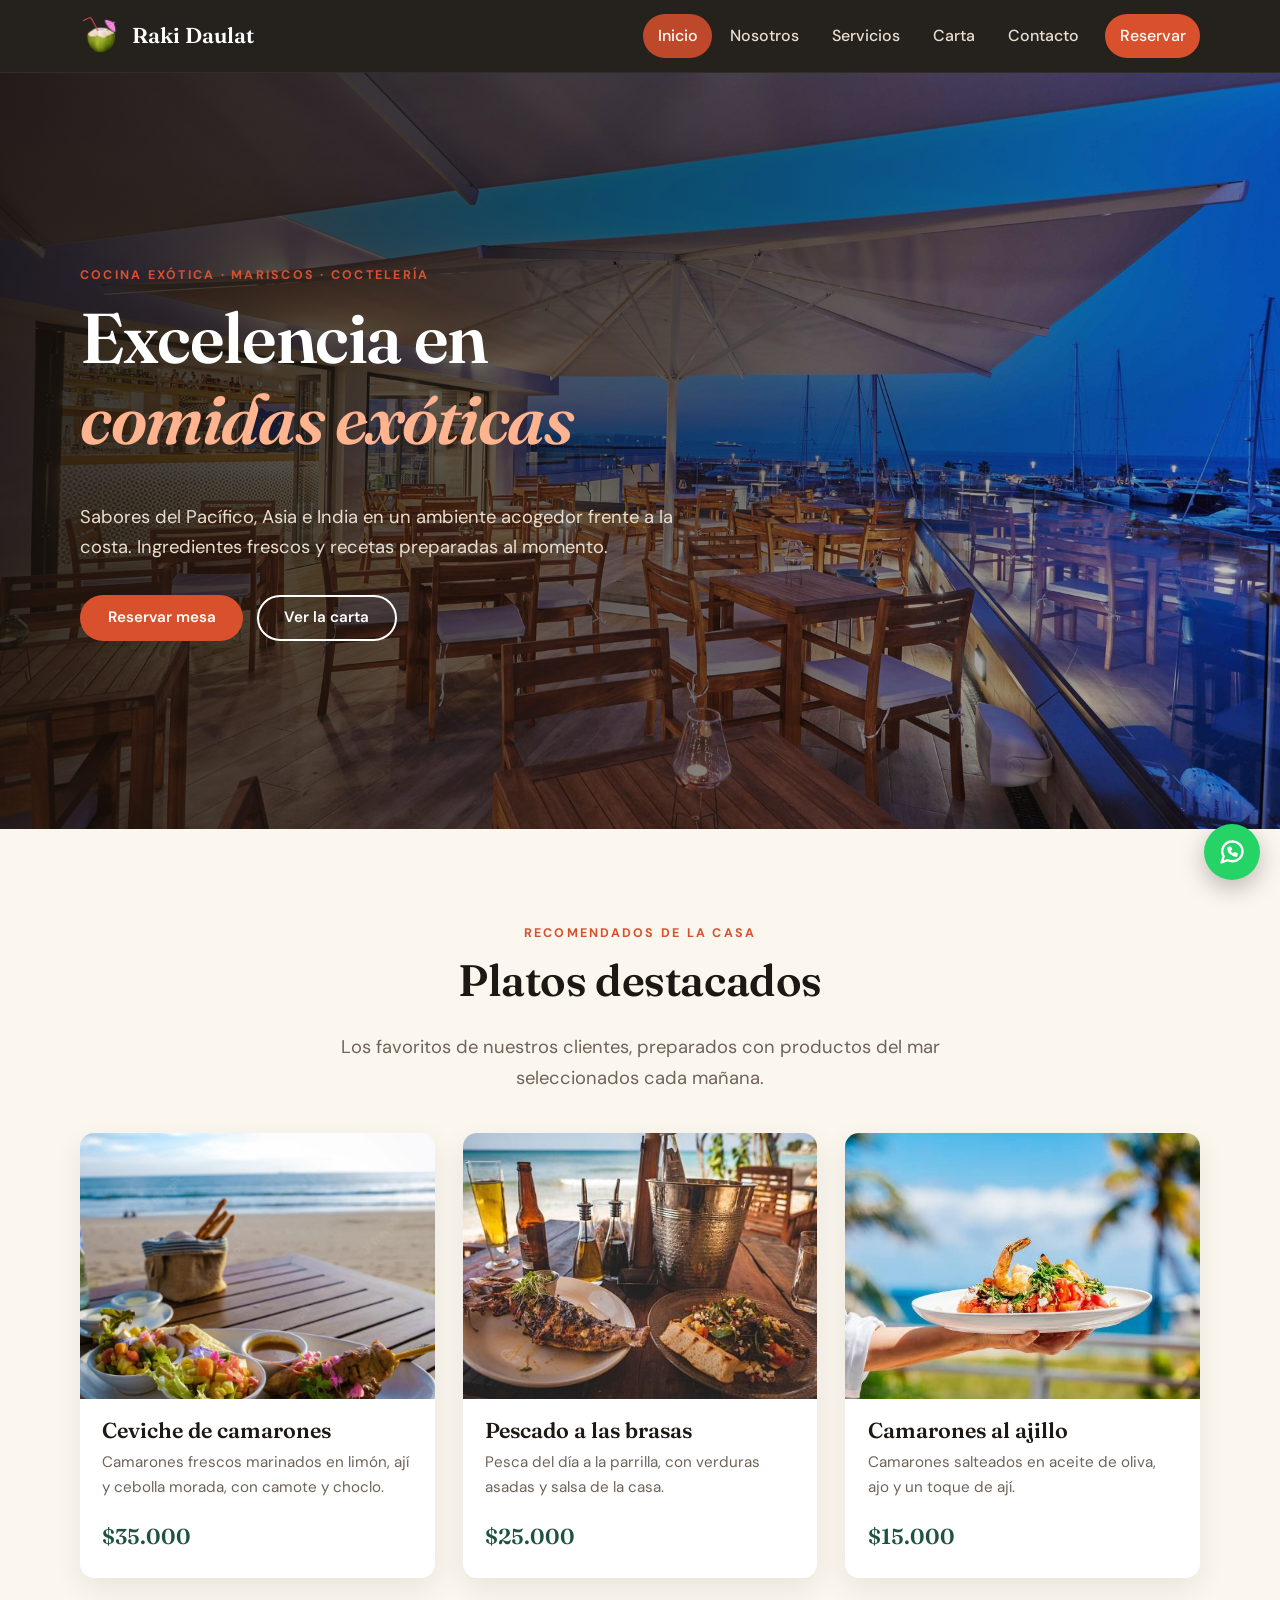
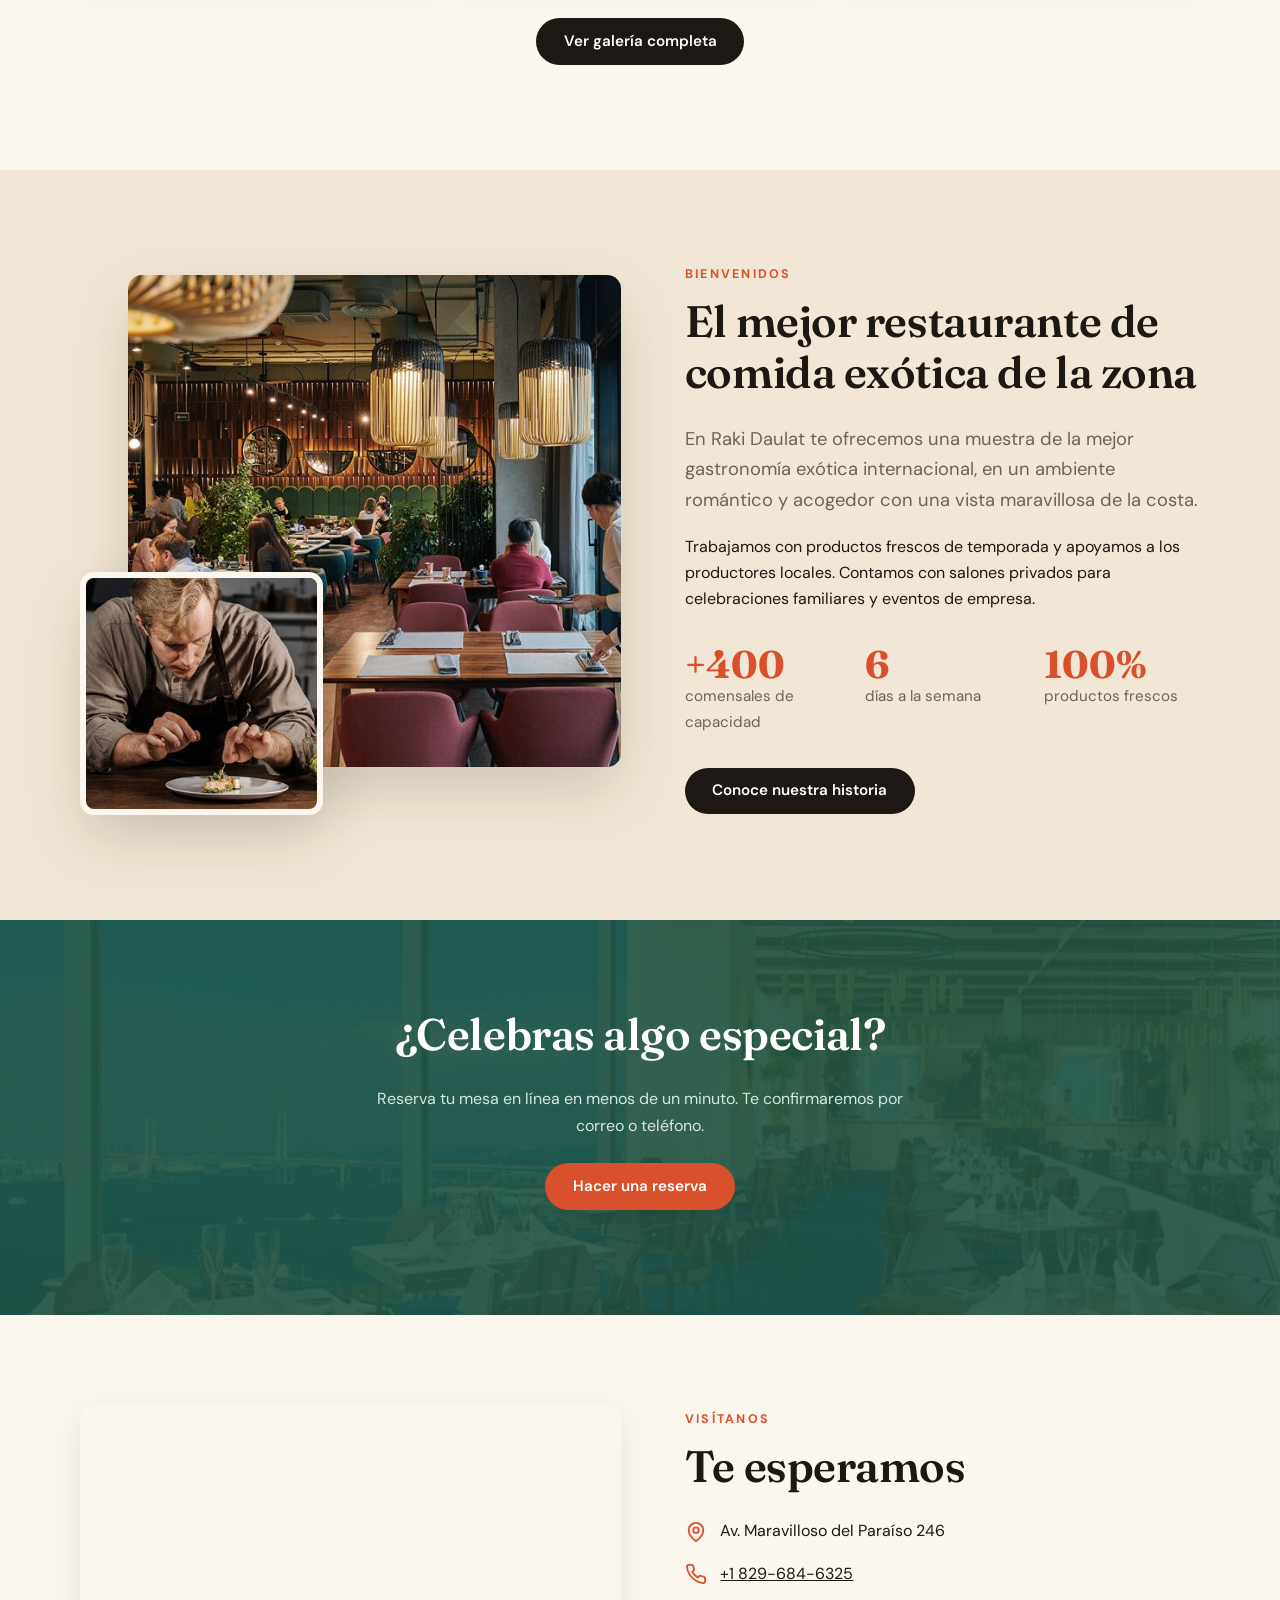
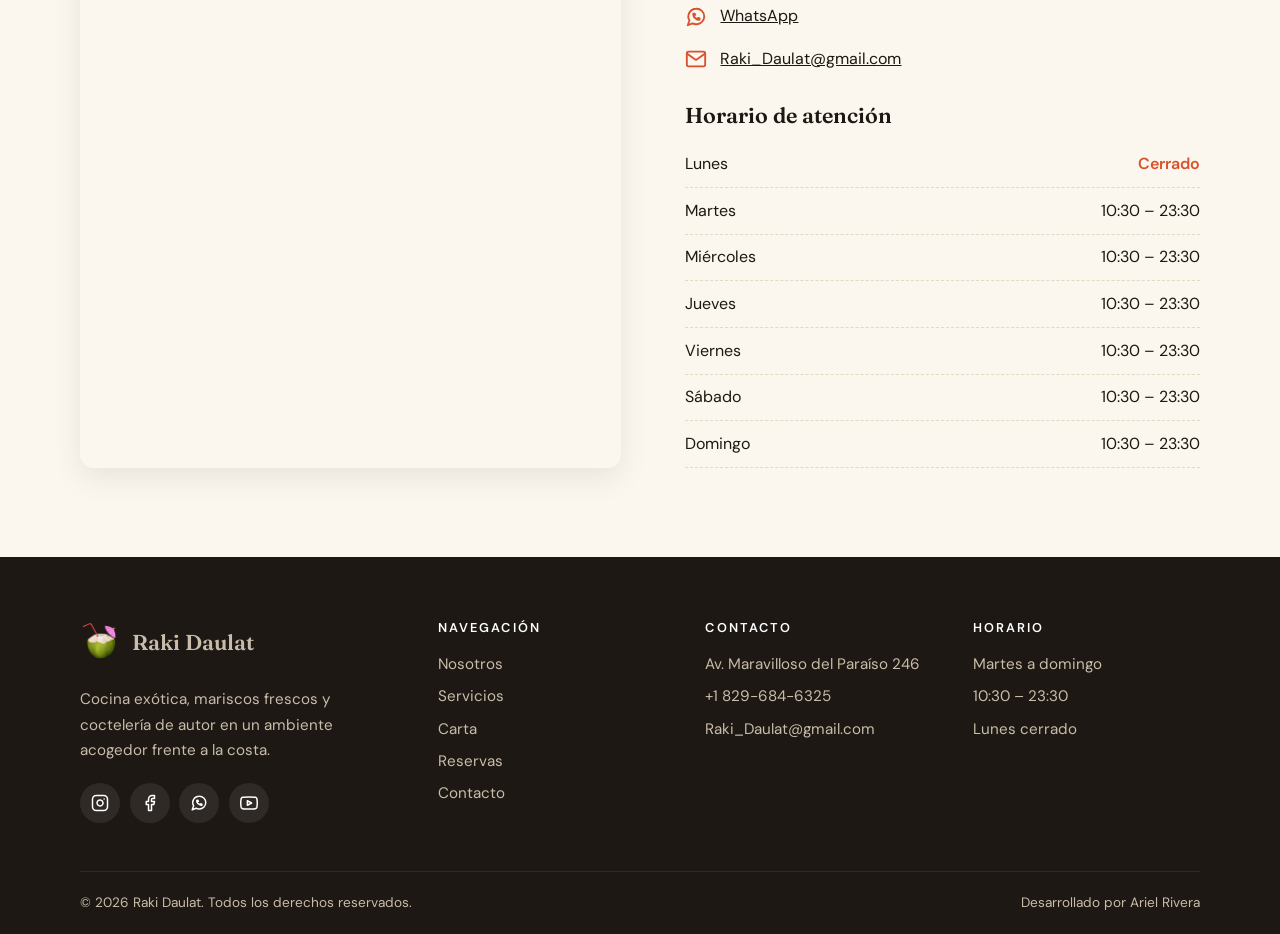
<file: index.html>
<!DOCTYPE html>
<html lang="es">
<head>
  <meta charset="utf-8">
  <meta name="viewport" content="width=device-width, initial-scale=1">
  <title>Raki Daulat | Restaurante de comida exótica</title>
  <meta name="description" content="Raki Daulat: restaurante de comida exótica, mariscos frescos y coctelería de autor. Reserva tu mesa en línea.">
  <meta name="theme-color" content="#1d1813">
  <meta property="og:type" content="website">
  <meta property="og:title" content="Raki Daulat | Restaurante de comida exótica">
  <meta property="og:description" content="Raki Daulat: restaurante de comida exótica, mariscos frescos y coctelería de autor. Reserva tu mesa en línea.">
  <meta property="og:image" content="assets/img/local/terraza.jpg">
  <link rel="icon" type="image/png" href="assets/img/logo.png">
  <link rel="preconnect" href="https://fonts.googleapis.com">
  <link rel="preconnect" href="https://fonts.gstatic.com" crossorigin>
  <link rel="stylesheet" href="https://fonts.googleapis.com/css2?family=DM+Sans:wght@400;500;600;700&amp;family=Fraunces:ital,wght@0,500;0,600;1,500&amp;display=swap">
  <link rel="stylesheet" href="assets/css/main.css">
  <script src="assets/js/main.js" defer></script>
</head>
<body>
  <a class="skip-link" href="#contenido">Saltar al contenido</a>
  <header class="site-header">
    <div class="container">
      <a class="brand" href="index.html">
        <img src="assets/img/logo.png" alt="" width="42" height="42">
        Raki Daulat
      </a>
      <button class="nav-toggle" type="button" aria-expanded="false" aria-controls="site-nav" aria-label="Abrir menú">
        <svg viewBox="0 0 24 24" fill="none" stroke="currentColor" stroke-width="2" stroke-linecap="round" stroke-linejoin="round" aria-hidden="true" focusable="false"><line x1="3" y1="6" x2="21" y2="6"/><line x1="3" y1="12" x2="21" y2="12"/><line x1="3" y1="18" x2="21" y2="18"/></svg>
      </button>
      <nav class="site-nav" id="site-nav" aria-label="Principal">
        <ul class="nav-list">
          <li><a href="index.html" aria-current="page">Inicio</a></li>
          <li><a href="nosotros.html">Nosotros</a></li>
          <li><a href="servicios.html">Servicios</a></li>
          <li><a href="carta.html">Carta</a></li>
          <li><a href="contacto.html">Contacto</a></li>
          <li class="nav-cta"><a href="reserva.html">Reservar</a></li>
        </ul>
      </nav>
    </div>
  </header>

  <main id="contenido">
    <section class="hero">
      <div class="container">
        <span class="eyebrow">Cocina exótica · Mariscos · Coctelería</span>
        <h1>Excelencia en <em>comidas exóticas</em></h1>
        <p>Sabores del Pacífico, Asia e India en un ambiente acogedor frente a la costa. Ingredientes frescos y recetas preparadas al momento.</p>
        <div class="hero-actions">
          <a class="btn btn--primary" href="reserva.html">Reservar mesa</a>
          <a class="btn btn--ghost" href="carta.html">Ver la carta</a>
        </div>
      </div>
    </section>

    <section class="section">
      <div class="container">
        <div class="section-head section-head--center">
          <span class="eyebrow">Recomendados de la casa</span>
          <h2>Platos destacados</h2>
          <p class="lead">Los favoritos de nuestros clientes, preparados con productos del mar seleccionados cada mañana.</p>
        </div>
        <div class="grid grid--3">
          <article class="dish-card">
            <img src="assets/img/platos/ceviche-de-camarones.jpg" alt="Ceviche de camarones" width="900" height="675" loading="lazy">
            <div class="dish-card__body">
              <h3>Ceviche de camarones</h3>
              <p>Camarones frescos marinados en limón, ají y cebolla morada, con camote y choclo.</p>
              <span class="dish-card__price">$35.000</span>
            </div>
          </article>
          <article class="dish-card">
            <img src="assets/img/platos/pescado-a-las-brasas.jpg" alt="Pescado a las brasas" width="900" height="675" loading="lazy">
            <div class="dish-card__body">
              <h3>Pescado a las brasas</h3>
              <p>Pesca del día a la parrilla, con verduras asadas y salsa de la casa.</p>
              <span class="dish-card__price">$25.000</span>
            </div>
          </article>
          <article class="dish-card">
            <img src="assets/img/platos/camarones.jpg" alt="Camarones al ajillo" width="900" height="675" loading="lazy">
            <div class="dish-card__body">
              <h3>Camarones al ajillo</h3>
              <p>Camarones salteados en aceite de oliva, ajo y un toque de ají.</p>
              <span class="dish-card__price">$15.000</span>
            </div>
          </article>
        </div>
        <p class="actions-center"><a class="btn btn--dark" href="servicios.html">Ver galería completa</a></p>
      </div>
    </section>

    <section class="section section--sand">
      <div class="container split">
        <div class="photo-stack">
          <img src="assets/img/local/comedor.jpg" alt="Comedor principal del restaurante" width="900" height="900" loading="lazy">
          <img src="assets/img/local/chef-emplatando.jpg" alt="Chef emplatando un plato" width="600" height="600" loading="lazy">
        </div>
        <div>
          <span class="eyebrow">Bienvenidos</span>
          <h2>El mejor restaurante de comida exótica de la zona</h2>
          <p class="lead">En Raki Daulat te ofrecemos una muestra de la mejor gastronomía exótica internacional, en un ambiente romántico y acogedor con una vista maravillosa de la costa.</p>
          <p>Trabajamos con productos frescos de temporada y apoyamos a los productores locales. Contamos con salones privados para celebraciones familiares y eventos de empresa.</p>
          <div class="stats">
            <div class="stat"><strong>+400</strong><span>comensales de capacidad</span></div>
            <div class="stat"><strong>6</strong><span>días a la semana</span></div>
            <div class="stat"><strong>100%</strong><span>productos frescos</span></div>
          </div>
          <p class="mt-lg"><a class="btn btn--dark" href="nosotros.html">Conoce nuestra historia</a></p>
        </div>
      </div>
    </section>

    <section class="section cta-band">
      <div class="container">
        <h2>¿Celebras algo especial?</h2>
        <p>Reserva tu mesa en línea en menos de un minuto. Te confirmaremos por correo o teléfono.</p>
        <p class="mt-md"><a class="btn btn--primary" href="reserva.html">Hacer una reserva</a></p>
      </div>
    </section>

    <section class="section">
      <div class="container split">
        <iframe class="map" src="https://www.google.com/maps/embed?pb=!1m18!1m12!1m3!1d1913.7557043087015!2d-71.5376653855402!3d-16.398833281402744!2m3!1f0!2f0!3f0!3m2!1i1024!2i768!4f13.1!3m3!1m2!1s0x0%3A0x0!2zMTbCsDIzJzU1LjgiUyA3McKwMzInMTMuMCJX!5e0!3m2!1ses-419!2spe!4v1567224698956!5m2!1ses-419!2spe" title="Ubicación de Raki Daulat en el mapa" loading="lazy" referrerpolicy="no-referrer-when-downgrade" allowfullscreen></iframe>
        <div>
          <span class="eyebrow">Visítanos</span>
          <h2>Te esperamos</h2>
          <ul class="info-list">
            <li><svg viewBox="0 0 24 24" fill="none" stroke="currentColor" stroke-width="2" stroke-linecap="round" stroke-linejoin="round" aria-hidden="true" focusable="false"><path d="M20 10c0 6-8 12-8 12s-8-6-8-12a8 8 0 0 1 16 0z"/><circle cx="12" cy="10" r="3"/></svg><span>Av. Maravilloso del Paraíso 246</span></li>
            <li><svg viewBox="0 0 24 24" fill="none" stroke="currentColor" stroke-width="2" stroke-linecap="round" stroke-linejoin="round" aria-hidden="true" focusable="false"><path d="M22 16.9v3a2 2 0 0 1-2.2 2 19.8 19.8 0 0 1-8.6-3.1 19.5 19.5 0 0 1-6-6A19.8 19.8 0 0 1 2.1 4.2 2 2 0 0 1 4.1 2h3a2 2 0 0 1 2 1.7c.1.9.4 1.8.7 2.7a2 2 0 0 1-.5 2.1L8 9.8a16 16 0 0 0 6 6l1.3-1.3a2 2 0 0 1 2.1-.4c.9.3 1.8.6 2.7.7a2 2 0 0 1 1.7 2z"/></svg><a href="tel:+18296846325">+1 829-684-6325</a></li>
            <li><svg viewBox="0 0 24 24" fill="none" stroke="currentColor" stroke-width="2" stroke-linecap="round" stroke-linejoin="round" aria-hidden="true" focusable="false"><path d="M21 11.5a8.4 8.4 0 0 1-9 8.4 8.6 8.6 0 0 1-3.8-.9L3 21l1.9-5.2A8.4 8.4 0 0 1 12 3a8.4 8.4 0 0 1 9 8.5z"/><path d="M9 9.5c.3 2.3 2.2 4.2 4.5 4.5l1-1 1.5.8-.4 1.4c-3.2 0-6.6-3.4-6.6-6.6l1.4-.4.8 1.5z"/></svg><a href="https://wa.me/18296846325" target="_blank" rel="noopener">WhatsApp</a></li>
            <li><svg viewBox="0 0 24 24" fill="none" stroke="currentColor" stroke-width="2" stroke-linecap="round" stroke-linejoin="round" aria-hidden="true" focusable="false"><rect x="2" y="4" width="20" height="16" rx="2"/><path d="m22 6-10 7L2 6"/></svg><a href="mailto:Raki_Daulat@gmail.com">Raki_Daulat@gmail.com</a></li>
          </ul>
          <h3 class="mt-lg">Horario de atención</h3>
          <ul class="hours"><li><span>Lunes</span><span class="closed">Cerrado</span></li><li><span>Martes</span><span>10:30 – 23:30</span></li><li><span>Miércoles</span><span>10:30 – 23:30</span></li><li><span>Jueves</span><span>10:30 – 23:30</span></li><li><span>Viernes</span><span>10:30 – 23:30</span></li><li><span>Sábado</span><span>10:30 – 23:30</span></li><li><span>Domingo</span><span>10:30 – 23:30</span></li></ul>
        </div>
      </div>
    </section>
  </main>

  <footer class="site-footer">
    <div class="container">
      <div class="footer-grid">
        <div>
          <a class="brand" href="index.html">
            <img src="assets/img/logo.png" alt="" width="42" height="42">
            Raki Daulat
          </a>
          <p class="mt-sm">Cocina exótica, mariscos frescos y coctelería de autor en un ambiente acogedor frente a la costa.</p>
          <div class="social">
            <a href="https://www.instagram.com/" target="_blank" rel="noopener" aria-label="Instagram"><svg viewBox="0 0 24 24" fill="none" stroke="currentColor" stroke-width="2" stroke-linecap="round" stroke-linejoin="round" aria-hidden="true" focusable="false"><rect x="2" y="2" width="20" height="20" rx="5"/><path d="M16 11.4A4 4 0 1 1 12.6 8 4 4 0 0 1 16 11.4z"/><line x1="17.5" y1="6.5" x2="17.5" y2="6.5"/></svg></a>
            <a href="https://www.facebook.com/" target="_blank" rel="noopener" aria-label="Facebook"><svg viewBox="0 0 24 24" fill="none" stroke="currentColor" stroke-width="2" stroke-linecap="round" stroke-linejoin="round" aria-hidden="true" focusable="false"><path d="M18 2h-3a5 5 0 0 0-5 5v3H7v4h3v8h4v-8h3l1-4h-4V7a1 1 0 0 1 1-1h3z"/></svg></a>
            <a href="https://wa.me/18296846325" target="_blank" rel="noopener" aria-label="WhatsApp"><svg viewBox="0 0 24 24" fill="none" stroke="currentColor" stroke-width="2" stroke-linecap="round" stroke-linejoin="round" aria-hidden="true" focusable="false"><path d="M21 11.5a8.4 8.4 0 0 1-9 8.4 8.6 8.6 0 0 1-3.8-.9L3 21l1.9-5.2A8.4 8.4 0 0 1 12 3a8.4 8.4 0 0 1 9 8.5z"/><path d="M9 9.5c.3 2.3 2.2 4.2 4.5 4.5l1-1 1.5.8-.4 1.4c-3.2 0-6.6-3.4-6.6-6.6l1.4-.4.8 1.5z"/></svg></a>
            <a href="https://www.youtube.com/" target="_blank" rel="noopener" aria-label="YouTube"><svg viewBox="0 0 24 24" fill="none" stroke="currentColor" stroke-width="2" stroke-linecap="round" stroke-linejoin="round" aria-hidden="true" focusable="false"><path d="M22.5 6.4a2.8 2.8 0 0 0-2-2C18.9 4 12 4 12 4s-6.9 0-8.5.4a2.8 2.8 0 0 0-2 2A29 29 0 0 0 1 12a29 29 0 0 0 .5 5.6 2.8 2.8 0 0 0 2 2C5.1 20 12 20 12 20s6.9 0 8.5-.4a2.8 2.8 0 0 0 2-2A29 29 0 0 0 23 12a29 29 0 0 0-.5-5.6z"/><polygon points="9.8 15 15.5 12 9.8 9 9.8 15"/></svg></a>
          </div>
        </div>
        <div>
          <h3>Navegación</h3>
          <ul>
            <li><a href="nosotros.html">Nosotros</a></li>
            <li><a href="servicios.html">Servicios</a></li>
            <li><a href="carta.html">Carta</a></li>
            <li><a href="reserva.html">Reservas</a></li>
            <li><a href="contacto.html">Contacto</a></li>
          </ul>
        </div>
        <div>
          <h3>Contacto</h3>
          <ul>
            <li>Av. Maravilloso del Paraíso 246</li>
            <li><a href="tel:+18296846325">+1 829-684-6325</a></li>
            <li><a href="mailto:Raki_Daulat@gmail.com">Raki_Daulat@gmail.com</a></li>
          </ul>
        </div>
        <div>
          <h3>Horario</h3>
          <ul>
            <li>Martes a domingo</li>
            <li>10:30 – 23:30</li>
            <li>Lunes cerrado</li>
          </ul>
        </div>
      </div>
      <div class="footer-bottom">
        <span>&copy; <span data-year>2026</span> Raki Daulat. Todos los derechos reservados.</span>
        <span>Desarrollado por <a href="https://github.com/Omega-kobra-Ariel-Rivera" target="_blank" rel="noopener">Ariel Rivera</a></span>
      </div>
    </div>
  </footer>

  <a class="wa-float" href="https://wa.me/18296846325" target="_blank" rel="noopener" aria-label="Escríbenos por WhatsApp"><svg viewBox="0 0 24 24" fill="none" stroke="currentColor" stroke-width="2" stroke-linecap="round" stroke-linejoin="round" aria-hidden="true" focusable="false"><path d="M21 11.5a8.4 8.4 0 0 1-9 8.4 8.6 8.6 0 0 1-3.8-.9L3 21l1.9-5.2A8.4 8.4 0 0 1 12 3a8.4 8.4 0 0 1 9 8.5z"/><path d="M9 9.5c.3 2.3 2.2 4.2 4.5 4.5l1-1 1.5.8-.4 1.4c-3.2 0-6.6-3.4-6.6-6.6l1.4-.4.8 1.5z"/></svg></a>
</body>
</html>
</file>
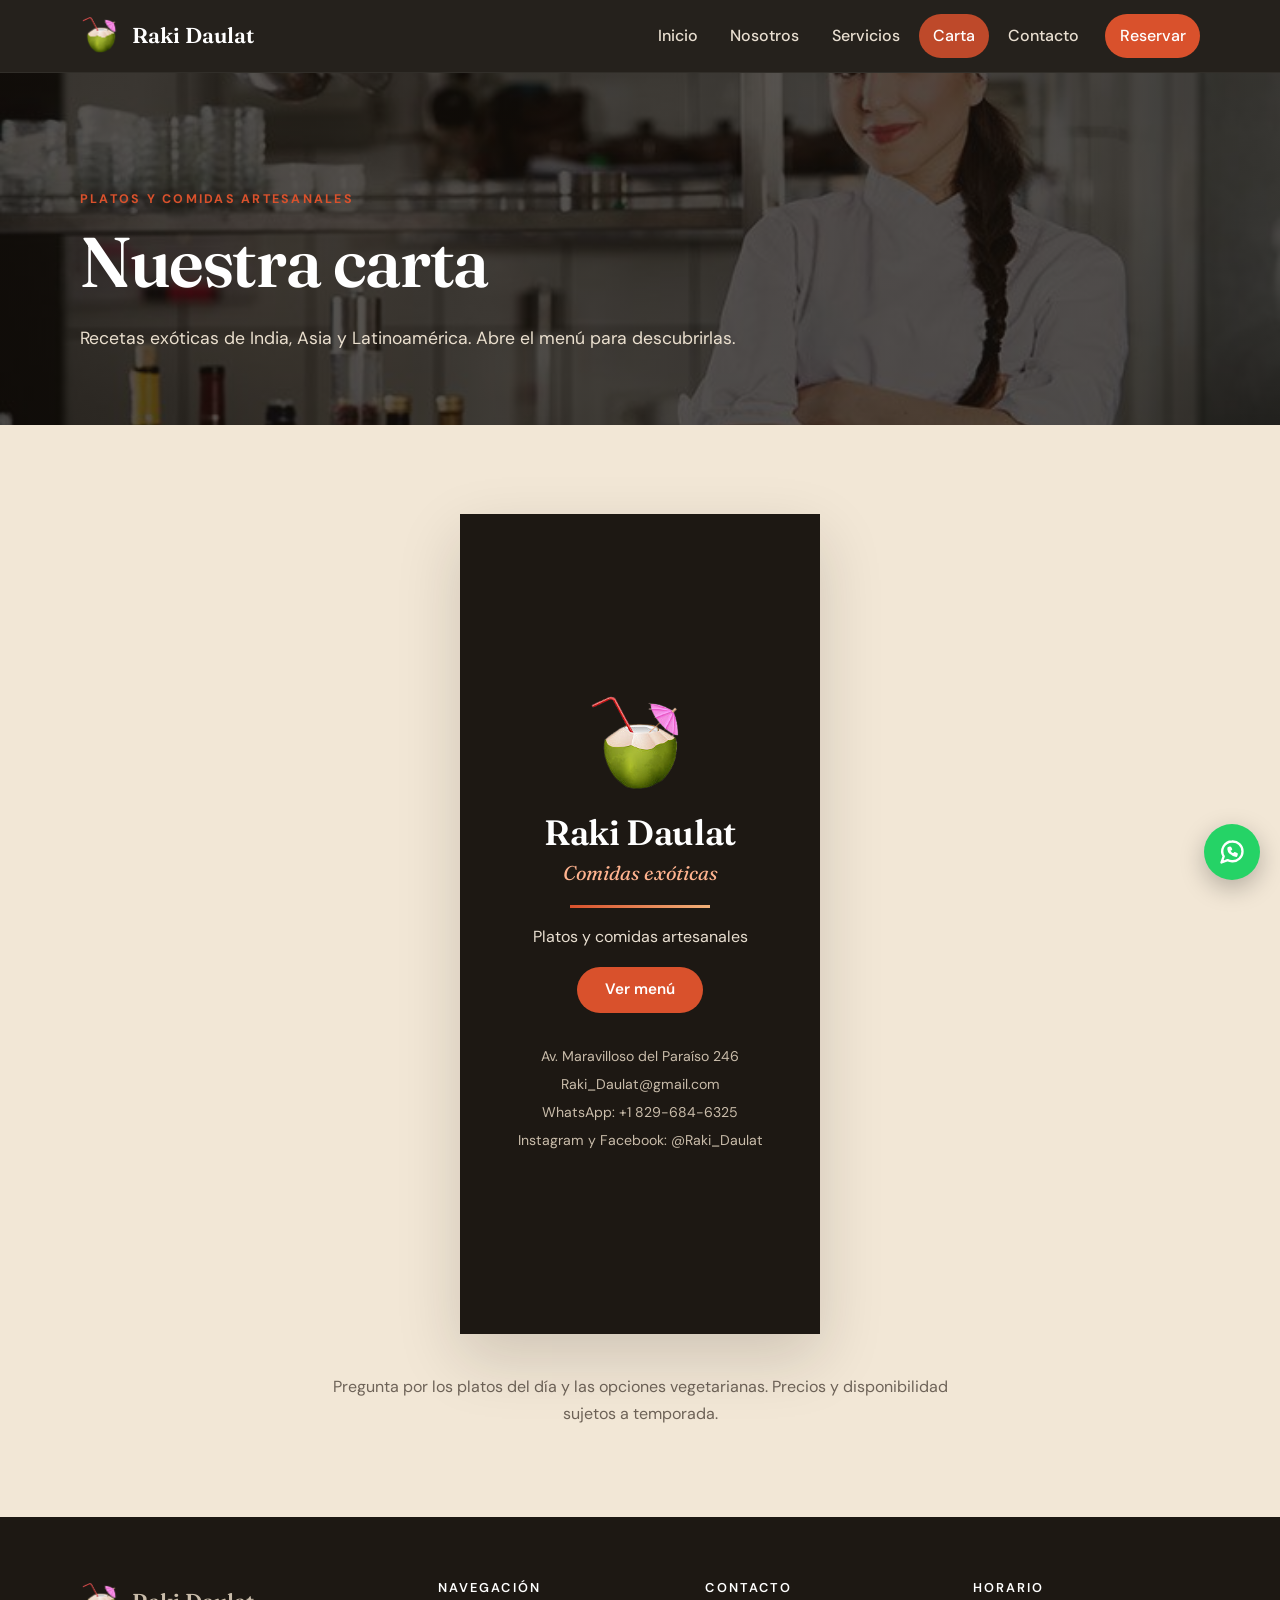
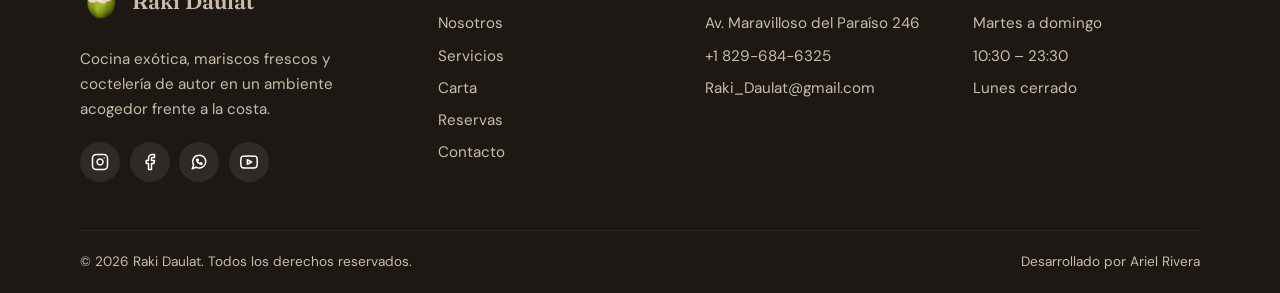
<file: carta.html>
<!DOCTYPE html>
<html lang="es">
<head>
  <meta charset="utf-8">
  <meta name="viewport" content="width=device-width, initial-scale=1">
  <title>Carta | Raki Daulat</title>
  <meta name="description" content="Descubre la carta de Raki Daulat: sopa de miso, chana masala, pad thai, escamoles y más comidas exóticas artesanales.">
  <meta name="theme-color" content="#1d1813">
  <meta property="og:type" content="website">
  <meta property="og:title" content="Carta | Raki Daulat">
  <meta property="og:description" content="Descubre la carta de Raki Daulat: sopa de miso, chana masala, pad thai, escamoles y más comidas exóticas artesanales.">
  <meta property="og:image" content="assets/img/local/terraza.jpg">
  <link rel="icon" type="image/png" href="assets/img/logo.png">
  <link rel="preconnect" href="https://fonts.googleapis.com">
  <link rel="preconnect" href="https://fonts.gstatic.com" crossorigin>
  <link rel="stylesheet" href="https://fonts.googleapis.com/css2?family=DM+Sans:wght@400;500;600;700&amp;family=Fraunces:ital,wght@0,500;0,600;1,500&amp;display=swap">
  <link rel="stylesheet" href="assets/css/main.css">
  <link rel="stylesheet" href="assets/css/carta.css">
  <script src="assets/js/main.js" defer></script>
</head>
<body>
  <a class="skip-link" href="#contenido">Saltar al contenido</a>
  <header class="site-header">
    <div class="container">
      <a class="brand" href="index.html">
        <img src="assets/img/logo.png" alt="" width="42" height="42">
        Raki Daulat
      </a>
      <button class="nav-toggle" type="button" aria-expanded="false" aria-controls="site-nav" aria-label="Abrir menú">
        <svg viewBox="0 0 24 24" fill="none" stroke="currentColor" stroke-width="2" stroke-linecap="round" stroke-linejoin="round" aria-hidden="true" focusable="false"><line x1="3" y1="6" x2="21" y2="6"/><line x1="3" y1="12" x2="21" y2="12"/><line x1="3" y1="18" x2="21" y2="18"/></svg>
      </button>
      <nav class="site-nav" id="site-nav" aria-label="Principal">
        <ul class="nav-list">
          <li><a href="index.html">Inicio</a></li>
          <li><a href="nosotros.html">Nosotros</a></li>
          <li><a href="servicios.html">Servicios</a></li>
          <li><a href="carta.html" aria-current="page">Carta</a></li>
          <li><a href="contacto.html">Contacto</a></li>
          <li class="nav-cta"><a href="reserva.html">Reservar</a></li>
        </ul>
      </nav>
    </div>
  </header>

  <main id="contenido">
    <section class="page-hero page-hero--chef">
      <div class="container">
        <span class="eyebrow">Platos y comidas artesanales</span>
        <h1>Nuestra carta</h1>
        <p>Recetas exóticas de India, Asia y Latinoamérica. Abre el menú para descubrirlas.</p>
      </div>
    </section>

    <section class="section book-section">
      <div class="container">
        <div class="book" id="book">
          <div class="book-page book-page--left">
            <div class="book-face book-face--cover">
              <img class="cover-logo" src="assets/img/logo.png" alt="" width="120" height="120">
              <h2>Raki Daulat</h2>
              <p class="cover-sub">Comidas exóticas</p>
              <hr>
              <p>Platos y comidas artesanales</p>
              <button class="btn btn--primary" type="button" data-book-open>Ver menú</button>
              <div class="cover-info">
                <p>Av. Maravilloso del Paraíso 246</p>
                <p>Raki_Daulat@gmail.com</p>
                <p>WhatsApp: +1 829-684-6325</p>
                <p>Instagram y Facebook: @Raki_Daulat</p>
              </div>
            </div>
            <div class="book-face book-face--inner" id="menu-inicio">
            <article class="menu-item">
              <span class="menu-item__cat">Comidas exóticas</span>
              <img src="assets/img/carta/plato-1.jpg" alt="Sopa de miso" width="360" height="540" loading="lazy">
              <h3>Sopa de miso</h3>
              <p>Preparada con pasta de miso de soja fermentada, caldo dashi, tofu y cebollín. Ligera, reconfortante y llena de sabor.</p>
            </article>
            <article class="menu-item">
              <span class="menu-item__cat">Comidas exóticas</span>
              <img src="assets/img/carta/plato-2.jpg" alt="Rollitos de primavera" width="360" height="540" loading="lazy">
              <h3>Rollitos de primavera</h3>
              <p>Papel de arroz relleno de fideos de arroz y verduras frescas como zanahoria y pepino. Se sirven con una salsa sabrosa.</p>
            </article>
            <article class="menu-item">
              <span class="menu-item__cat">Comidas exóticas</span>
              <img src="assets/img/carta/plato-3.jpg" alt="Chana masala" width="360" height="540" loading="lazy">
              <h3>Chana masala</h3>
              <p>Clásico de la India con garbanzos, cebolla, ajo, jengibre, tomate y especias como cilantro, cúrcuma y pimienta negra. ¡Intenso y delicioso!</p>
            </article>
            </div>
          </div>

          <div class="book-page book-page--center">
            <div class="book-face book-face--inner">
            <article class="menu-item">
              <span class="menu-item__cat">Comidas exóticas</span>
              <img src="assets/img/carta/plato-4.jpg" alt="Dahl de lentejas" width="360" height="540" loading="lazy">
              <h3>Dahl de lentejas</h3>
              <p>Otro favorito de la India: lentejas cocinadas lentamente con especias y verduras salteadas. Sencillo y muy saludable.</p>
            </article>
            <article class="menu-item">
              <span class="menu-item__cat">Ensaladas exóticas</span>
              <img src="assets/img/carta/plato-5.jpg" alt="Ensalada de lichi y pepino" width="360" height="540" loading="lazy">
              <h3>Ensalada de lichi y pepino</h3>
              <p>Fresca y frutal, perfecta para los días calurosos de verano cuando se busca algo liviano.</p>
            </article>
            <article class="menu-item">
              <span class="menu-item__cat">Frutas exóticas</span>
              <img src="assets/img/carta/plato-6.jpg" alt="Frutas tropicales a la parrilla" width="360" height="540" loading="lazy">
              <h3>Frutas tropicales a la parrilla</h3>
              <p>Piña, durazno y mango frescos, asados a la parrilla hasta caramelizar. Un postre con todo el sabor del verano.</p>
            </article>
            </div>
          </div>

          <div class="book-page book-page--right">
            <div class="book-face book-face--inner">
            <article class="menu-item">
              <span class="menu-item__cat">Comidas exóticas</span>
              <img src="assets/img/carta/plato-7.jpg" alt="Pad thai" width="360" height="540" loading="lazy">
              <h3>Pad thai</h3>
              <p>Fideos de arroz salteados con brotes de soja, cebollín, cilantro, maní y azúcar morena. Disponible con tofu o camarones.</p>
            </article>
            <article class="menu-item">
              <span class="menu-item__cat">Comidas exóticas</span>
              <img src="assets/img/carta/plato-8.jpg" alt="Changua" width="360" height="540" loading="lazy">
              <h3>Changua</h3>
              <p>Plato típico del altiplano colombiano: caldo de leche con huevo pochado, cebolla y cilantro. Ideal para el desayuno.</p>
            </article>
            <article class="menu-item">
              <span class="menu-item__cat">Comidas exóticas</span>
              <img src="assets/img/carta/plato-9.jpg" alt="Escamoles" width="360" height="540" loading="lazy">
              <h3>Escamoles</h3>
              <p>Conocidos como el caviar mexicano, son larvas de hormiga muy apreciadas en Hidalgo, Puebla y Tlaxcala.</p>
            </article>
            </div>
            <div class="book-face book-face--back" aria-hidden="true"></div>
          </div>

          <button class="book-close" type="button" data-book-close aria-label="Cerrar menú">&times;</button>
        </div>
        <p class="book-hint">Pregunta por los platos del día y las opciones vegetarianas. Precios y disponibilidad sujetos a temporada.</p>
      </div>
    </section>
  </main>

  <footer class="site-footer">
    <div class="container">
      <div class="footer-grid">
        <div>
          <a class="brand" href="index.html">
            <img src="assets/img/logo.png" alt="" width="42" height="42">
            Raki Daulat
          </a>
          <p class="mt-sm">Cocina exótica, mariscos frescos y coctelería de autor en un ambiente acogedor frente a la costa.</p>
          <div class="social">
            <a href="https://www.instagram.com/" target="_blank" rel="noopener" aria-label="Instagram"><svg viewBox="0 0 24 24" fill="none" stroke="currentColor" stroke-width="2" stroke-linecap="round" stroke-linejoin="round" aria-hidden="true" focusable="false"><rect x="2" y="2" width="20" height="20" rx="5"/><path d="M16 11.4A4 4 0 1 1 12.6 8 4 4 0 0 1 16 11.4z"/><line x1="17.5" y1="6.5" x2="17.5" y2="6.5"/></svg></a>
            <a href="https://www.facebook.com/" target="_blank" rel="noopener" aria-label="Facebook"><svg viewBox="0 0 24 24" fill="none" stroke="currentColor" stroke-width="2" stroke-linecap="round" stroke-linejoin="round" aria-hidden="true" focusable="false"><path d="M18 2h-3a5 5 0 0 0-5 5v3H7v4h3v8h4v-8h3l1-4h-4V7a1 1 0 0 1 1-1h3z"/></svg></a>
            <a href="https://wa.me/18296846325" target="_blank" rel="noopener" aria-label="WhatsApp"><svg viewBox="0 0 24 24" fill="none" stroke="currentColor" stroke-width="2" stroke-linecap="round" stroke-linejoin="round" aria-hidden="true" focusable="false"><path d="M21 11.5a8.4 8.4 0 0 1-9 8.4 8.6 8.6 0 0 1-3.8-.9L3 21l1.9-5.2A8.4 8.4 0 0 1 12 3a8.4 8.4 0 0 1 9 8.5z"/><path d="M9 9.5c.3 2.3 2.2 4.2 4.5 4.5l1-1 1.5.8-.4 1.4c-3.2 0-6.6-3.4-6.6-6.6l1.4-.4.8 1.5z"/></svg></a>
            <a href="https://www.youtube.com/" target="_blank" rel="noopener" aria-label="YouTube"><svg viewBox="0 0 24 24" fill="none" stroke="currentColor" stroke-width="2" stroke-linecap="round" stroke-linejoin="round" aria-hidden="true" focusable="false"><path d="M22.5 6.4a2.8 2.8 0 0 0-2-2C18.9 4 12 4 12 4s-6.9 0-8.5.4a2.8 2.8 0 0 0-2 2A29 29 0 0 0 1 12a29 29 0 0 0 .5 5.6 2.8 2.8 0 0 0 2 2C5.1 20 12 20 12 20s6.9 0 8.5-.4a2.8 2.8 0 0 0 2-2A29 29 0 0 0 23 12a29 29 0 0 0-.5-5.6z"/><polygon points="9.8 15 15.5 12 9.8 9 9.8 15"/></svg></a>
          </div>
        </div>
        <div>
          <h3>Navegación</h3>
          <ul>
            <li><a href="nosotros.html">Nosotros</a></li>
            <li><a href="servicios.html">Servicios</a></li>
            <li><a href="carta.html">Carta</a></li>
            <li><a href="reserva.html">Reservas</a></li>
            <li><a href="contacto.html">Contacto</a></li>
          </ul>
        </div>
        <div>
          <h3>Contacto</h3>
          <ul>
            <li>Av. Maravilloso del Paraíso 246</li>
            <li><a href="tel:+18296846325">+1 829-684-6325</a></li>
            <li><a href="mailto:Raki_Daulat@gmail.com">Raki_Daulat@gmail.com</a></li>
          </ul>
        </div>
        <div>
          <h3>Horario</h3>
          <ul>
            <li>Martes a domingo</li>
            <li>10:30 – 23:30</li>
            <li>Lunes cerrado</li>
          </ul>
        </div>
      </div>
      <div class="footer-bottom">
        <span>&copy; <span data-year>2026</span> Raki Daulat. Todos los derechos reservados.</span>
        <span>Desarrollado por <a href="https://github.com/Omega-kobra-Ariel-Rivera" target="_blank" rel="noopener">Ariel Rivera</a></span>
      </div>
    </div>
  </footer>

  <a class="wa-float" href="https://wa.me/18296846325" target="_blank" rel="noopener" aria-label="Escríbenos por WhatsApp"><svg viewBox="0 0 24 24" fill="none" stroke="currentColor" stroke-width="2" stroke-linecap="round" stroke-linejoin="round" aria-hidden="true" focusable="false"><path d="M21 11.5a8.4 8.4 0 0 1-9 8.4 8.6 8.6 0 0 1-3.8-.9L3 21l1.9-5.2A8.4 8.4 0 0 1 12 3a8.4 8.4 0 0 1 9 8.5z"/><path d="M9 9.5c.3 2.3 2.2 4.2 4.5 4.5l1-1 1.5.8-.4 1.4c-3.2 0-6.6-3.4-6.6-6.6l1.4-.4.8 1.5z"/></svg></a>
</body>
</html>
</file>
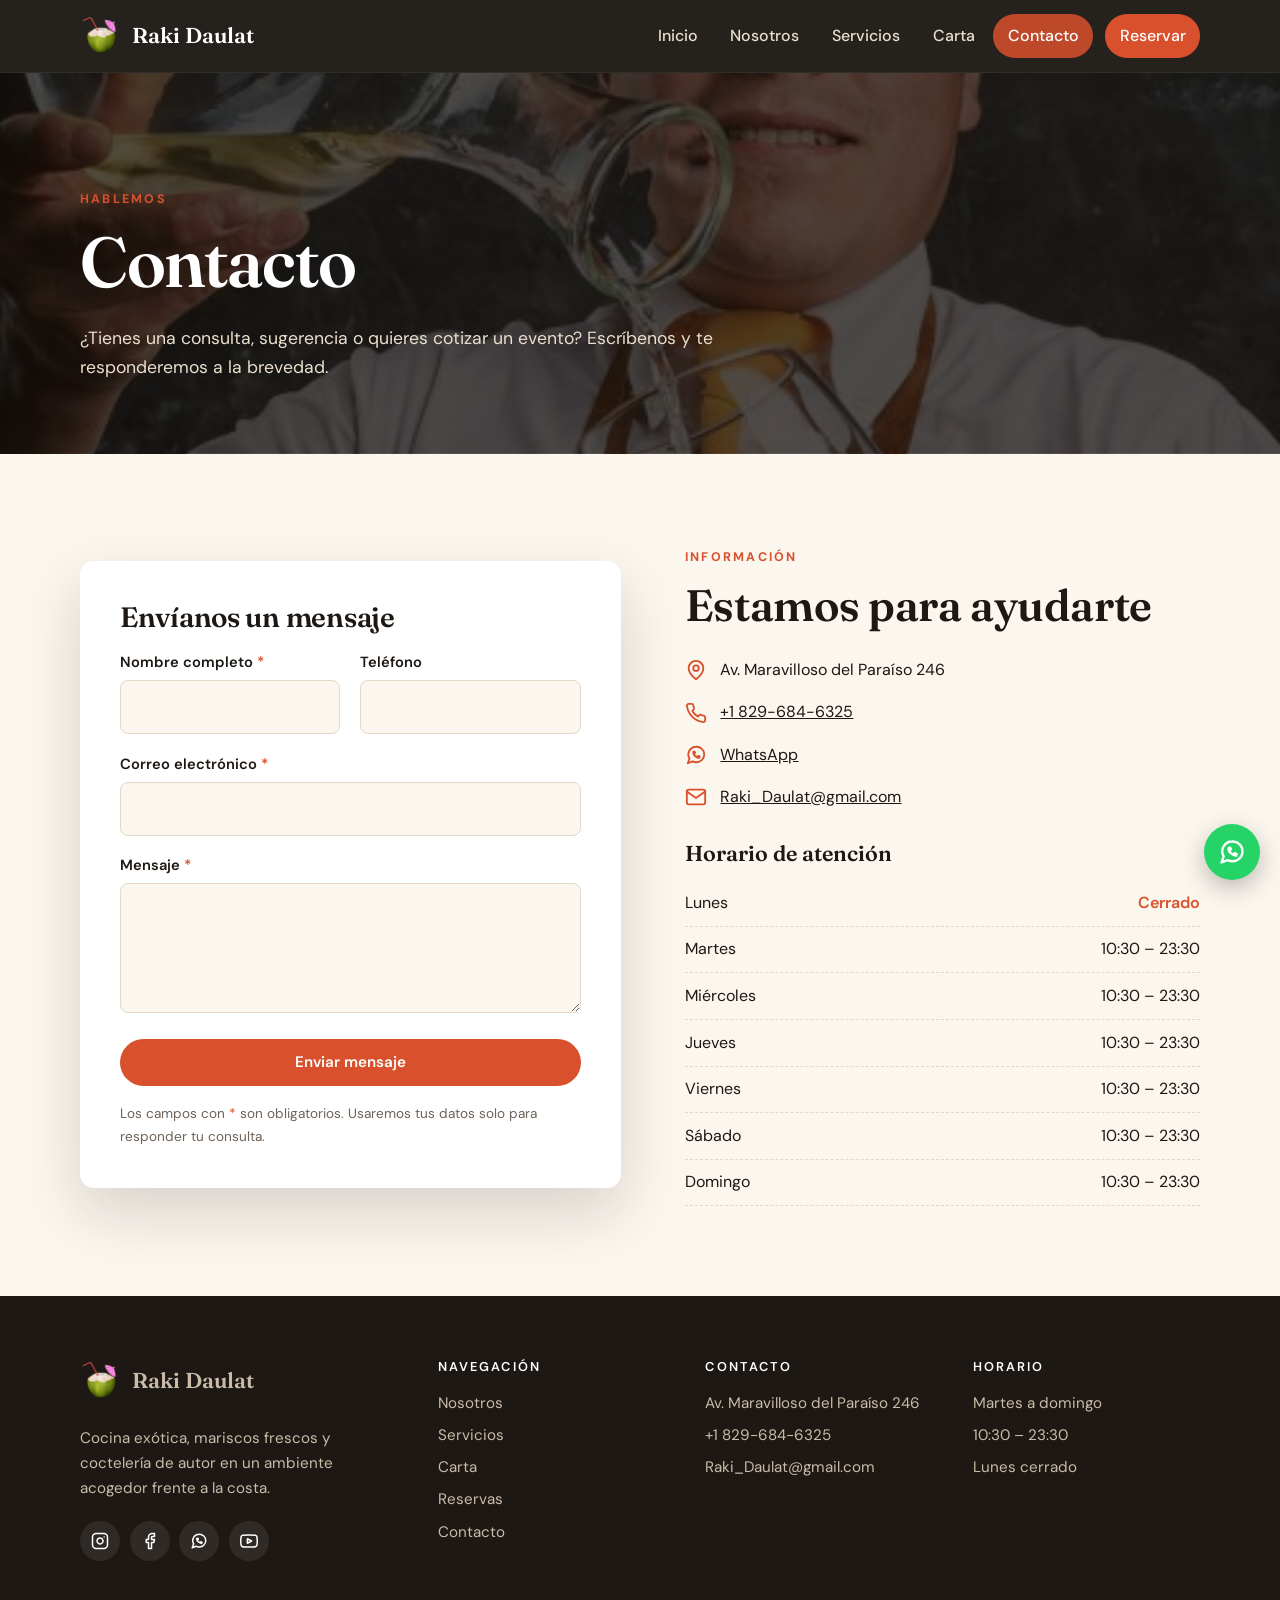
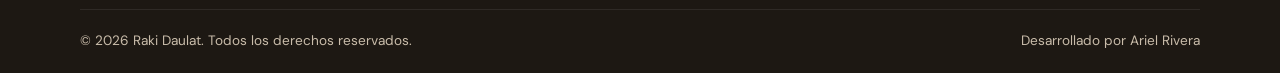
<file: contacto.html>
<!DOCTYPE html>
<html lang="es">
<head>
  <meta charset="utf-8">
  <meta name="viewport" content="width=device-width, initial-scale=1">
  <title>Contacto | Raki Daulat</title>
  <meta name="description" content="Contacta a Raki Daulat: teléfono, WhatsApp, correo y formulario de contacto.">
  <meta name="theme-color" content="#1d1813">
  <meta property="og:type" content="website">
  <meta property="og:title" content="Contacto | Raki Daulat">
  <meta property="og:description" content="Contacta a Raki Daulat: teléfono, WhatsApp, correo y formulario de contacto.">
  <meta property="og:image" content="assets/img/local/terraza.jpg">
  <link rel="icon" type="image/png" href="assets/img/logo.png">
  <link rel="preconnect" href="https://fonts.googleapis.com">
  <link rel="preconnect" href="https://fonts.gstatic.com" crossorigin>
  <link rel="stylesheet" href="https://fonts.googleapis.com/css2?family=DM+Sans:wght@400;500;600;700&amp;family=Fraunces:ital,wght@0,500;0,600;1,500&amp;display=swap">
  <link rel="stylesheet" href="assets/css/main.css">
  <script src="assets/js/main.js" defer></script>
</head>
<body>
  <a class="skip-link" href="#contenido">Saltar al contenido</a>
  <header class="site-header">
    <div class="container">
      <a class="brand" href="index.html">
        <img src="assets/img/logo.png" alt="" width="42" height="42">
        Raki Daulat
      </a>
      <button class="nav-toggle" type="button" aria-expanded="false" aria-controls="site-nav" aria-label="Abrir menú">
        <svg viewBox="0 0 24 24" fill="none" stroke="currentColor" stroke-width="2" stroke-linecap="round" stroke-linejoin="round" aria-hidden="true" focusable="false"><line x1="3" y1="6" x2="21" y2="6"/><line x1="3" y1="12" x2="21" y2="12"/><line x1="3" y1="18" x2="21" y2="18"/></svg>
      </button>
      <nav class="site-nav" id="site-nav" aria-label="Principal">
        <ul class="nav-list">
          <li><a href="index.html">Inicio</a></li>
          <li><a href="nosotros.html">Nosotros</a></li>
          <li><a href="servicios.html">Servicios</a></li>
          <li><a href="carta.html">Carta</a></li>
          <li><a href="contacto.html" aria-current="page">Contacto</a></li>
          <li class="nav-cta"><a href="reserva.html">Reservar</a></li>
        </ul>
      </nav>
    </div>
  </header>

  <main id="contenido">
    <section class="page-hero page-hero--bar">
      <div class="container">
        <span class="eyebrow">Hablemos</span>
        <h1>Contacto</h1>
        <p>¿Tienes una consulta, sugerencia o quieres cotizar un evento? Escríbenos y te responderemos a la brevedad.</p>
      </div>
    </section>

    <section class="section">
      <div class="container split">
        <form class="form-card" data-endpoint="api/contacto.php" data-kind="contacto" novalidate>
          <h2 class="form-title">Envíanos un mensaje</h2>
          <div class="form-grid">
            <div class="field">
              <label for="nombre">Nombre completo <span class="req" aria-hidden="true">*</span></label>
              <input id="nombre" name="nombre" type="text" required autocomplete="name" maxlength="100" minlength="2">
              <p class="error-msg" id="nombre-error">Ingresa tu nombre (mínimo 2 letras).</p>
            </div>
            <div class="field">
              <label for="telefono">Teléfono</label>
              <input id="telefono" name="telefono" type="tel" autocomplete="tel" maxlength="20" pattern="[0-9+()\s-]{{7,20}}">
              <p class="error-msg" id="telefono-error">Ingresa un teléfono válido.</p>
            </div>
            <div class="field full">
              <label for="correo">Correo electrónico <span class="req" aria-hidden="true">*</span></label>
              <input id="correo" name="correo" type="email" required autocomplete="email" maxlength="150">
              <p class="error-msg" id="correo-error">Ingresa un correo válido, por ejemplo nombre@correo.com.</p>
            </div>
            <div class="field full">
              <label for="mensaje">Mensaje <span class="req" aria-hidden="true">*</span></label>
              <textarea id="mensaje" name="mensaje" required maxlength="2000" minlength="10"></textarea>
              <p class="error-msg" id="mensaje-error">Escribe tu mensaje (mínimo 10 caracteres).</p>
            </div>
            <div class="hp-field" aria-hidden="true">
              <label for="website">No completar</label>
              <input id="website" name="website" type="text" tabindex="-1" autocomplete="off">
            </div>
            <div class="full">
              <button class="btn btn--primary btn--block" type="submit">Enviar mensaje</button>
            </div>
            <p class="form-note full">Los campos con <span class="req">*</span> son obligatorios. Usaremos tus datos solo para responder tu consulta.</p>
          </div>
          <div class="alert" role="status" aria-live="polite" hidden></div>
        </form>

        <div>
          <span class="eyebrow">Información</span>
          <h2>Estamos para ayudarte</h2>
          <ul class="info-list">
            <li><svg viewBox="0 0 24 24" fill="none" stroke="currentColor" stroke-width="2" stroke-linecap="round" stroke-linejoin="round" aria-hidden="true" focusable="false"><path d="M20 10c0 6-8 12-8 12s-8-6-8-12a8 8 0 0 1 16 0z"/><circle cx="12" cy="10" r="3"/></svg><span>Av. Maravilloso del Paraíso 246</span></li>
            <li><svg viewBox="0 0 24 24" fill="none" stroke="currentColor" stroke-width="2" stroke-linecap="round" stroke-linejoin="round" aria-hidden="true" focusable="false"><path d="M22 16.9v3a2 2 0 0 1-2.2 2 19.8 19.8 0 0 1-8.6-3.1 19.5 19.5 0 0 1-6-6A19.8 19.8 0 0 1 2.1 4.2 2 2 0 0 1 4.1 2h3a2 2 0 0 1 2 1.7c.1.9.4 1.8.7 2.7a2 2 0 0 1-.5 2.1L8 9.8a16 16 0 0 0 6 6l1.3-1.3a2 2 0 0 1 2.1-.4c.9.3 1.8.6 2.7.7a2 2 0 0 1 1.7 2z"/></svg><a href="tel:+18296846325">+1 829-684-6325</a></li>
            <li><svg viewBox="0 0 24 24" fill="none" stroke="currentColor" stroke-width="2" stroke-linecap="round" stroke-linejoin="round" aria-hidden="true" focusable="false"><path d="M21 11.5a8.4 8.4 0 0 1-9 8.4 8.6 8.6 0 0 1-3.8-.9L3 21l1.9-5.2A8.4 8.4 0 0 1 12 3a8.4 8.4 0 0 1 9 8.5z"/><path d="M9 9.5c.3 2.3 2.2 4.2 4.5 4.5l1-1 1.5.8-.4 1.4c-3.2 0-6.6-3.4-6.6-6.6l1.4-.4.8 1.5z"/></svg><a href="https://wa.me/18296846325" target="_blank" rel="noopener">WhatsApp</a></li>
            <li><svg viewBox="0 0 24 24" fill="none" stroke="currentColor" stroke-width="2" stroke-linecap="round" stroke-linejoin="round" aria-hidden="true" focusable="false"><rect x="2" y="4" width="20" height="16" rx="2"/><path d="m22 6-10 7L2 6"/></svg><a href="mailto:Raki_Daulat@gmail.com">Raki_Daulat@gmail.com</a></li>
          </ul>
          <h3 class="mt-lg">Horario de atención</h3>
          <ul class="hours"><li><span>Lunes</span><span class="closed">Cerrado</span></li><li><span>Martes</span><span>10:30 – 23:30</span></li><li><span>Miércoles</span><span>10:30 – 23:30</span></li><li><span>Jueves</span><span>10:30 – 23:30</span></li><li><span>Viernes</span><span>10:30 – 23:30</span></li><li><span>Sábado</span><span>10:30 – 23:30</span></li><li><span>Domingo</span><span>10:30 – 23:30</span></li></ul>
        </div>
      </div>
    </section>
  </main>

  <footer class="site-footer">
    <div class="container">
      <div class="footer-grid">
        <div>
          <a class="brand" href="index.html">
            <img src="assets/img/logo.png" alt="" width="42" height="42">
            Raki Daulat
          </a>
          <p class="mt-sm">Cocina exótica, mariscos frescos y coctelería de autor en un ambiente acogedor frente a la costa.</p>
          <div class="social">
            <a href="https://www.instagram.com/" target="_blank" rel="noopener" aria-label="Instagram"><svg viewBox="0 0 24 24" fill="none" stroke="currentColor" stroke-width="2" stroke-linecap="round" stroke-linejoin="round" aria-hidden="true" focusable="false"><rect x="2" y="2" width="20" height="20" rx="5"/><path d="M16 11.4A4 4 0 1 1 12.6 8 4 4 0 0 1 16 11.4z"/><line x1="17.5" y1="6.5" x2="17.5" y2="6.5"/></svg></a>
            <a href="https://www.facebook.com/" target="_blank" rel="noopener" aria-label="Facebook"><svg viewBox="0 0 24 24" fill="none" stroke="currentColor" stroke-width="2" stroke-linecap="round" stroke-linejoin="round" aria-hidden="true" focusable="false"><path d="M18 2h-3a5 5 0 0 0-5 5v3H7v4h3v8h4v-8h3l1-4h-4V7a1 1 0 0 1 1-1h3z"/></svg></a>
            <a href="https://wa.me/18296846325" target="_blank" rel="noopener" aria-label="WhatsApp"><svg viewBox="0 0 24 24" fill="none" stroke="currentColor" stroke-width="2" stroke-linecap="round" stroke-linejoin="round" aria-hidden="true" focusable="false"><path d="M21 11.5a8.4 8.4 0 0 1-9 8.4 8.6 8.6 0 0 1-3.8-.9L3 21l1.9-5.2A8.4 8.4 0 0 1 12 3a8.4 8.4 0 0 1 9 8.5z"/><path d="M9 9.5c.3 2.3 2.2 4.2 4.5 4.5l1-1 1.5.8-.4 1.4c-3.2 0-6.6-3.4-6.6-6.6l1.4-.4.8 1.5z"/></svg></a>
            <a href="https://www.youtube.com/" target="_blank" rel="noopener" aria-label="YouTube"><svg viewBox="0 0 24 24" fill="none" stroke="currentColor" stroke-width="2" stroke-linecap="round" stroke-linejoin="round" aria-hidden="true" focusable="false"><path d="M22.5 6.4a2.8 2.8 0 0 0-2-2C18.9 4 12 4 12 4s-6.9 0-8.5.4a2.8 2.8 0 0 0-2 2A29 29 0 0 0 1 12a29 29 0 0 0 .5 5.6 2.8 2.8 0 0 0 2 2C5.1 20 12 20 12 20s6.9 0 8.5-.4a2.8 2.8 0 0 0 2-2A29 29 0 0 0 23 12a29 29 0 0 0-.5-5.6z"/><polygon points="9.8 15 15.5 12 9.8 9 9.8 15"/></svg></a>
          </div>
        </div>
        <div>
          <h3>Navegación</h3>
          <ul>
            <li><a href="nosotros.html">Nosotros</a></li>
            <li><a href="servicios.html">Servicios</a></li>
            <li><a href="carta.html">Carta</a></li>
            <li><a href="reserva.html">Reservas</a></li>
            <li><a href="contacto.html">Contacto</a></li>
          </ul>
        </div>
        <div>
          <h3>Contacto</h3>
          <ul>
            <li>Av. Maravilloso del Paraíso 246</li>
            <li><a href="tel:+18296846325">+1 829-684-6325</a></li>
            <li><a href="mailto:Raki_Daulat@gmail.com">Raki_Daulat@gmail.com</a></li>
          </ul>
        </div>
        <div>
          <h3>Horario</h3>
          <ul>
            <li>Martes a domingo</li>
            <li>10:30 – 23:30</li>
            <li>Lunes cerrado</li>
          </ul>
        </div>
      </div>
      <div class="footer-bottom">
        <span>&copy; <span data-year>2026</span> Raki Daulat. Todos los derechos reservados.</span>
        <span>Desarrollado por <a href="https://github.com/Omega-kobra-Ariel-Rivera" target="_blank" rel="noopener">Ariel Rivera</a></span>
      </div>
    </div>
  </footer>

  <a class="wa-float" href="https://wa.me/18296846325" target="_blank" rel="noopener" aria-label="Escríbenos por WhatsApp"><svg viewBox="0 0 24 24" fill="none" stroke="currentColor" stroke-width="2" stroke-linecap="round" stroke-linejoin="round" aria-hidden="true" focusable="false"><path d="M21 11.5a8.4 8.4 0 0 1-9 8.4 8.6 8.6 0 0 1-3.8-.9L3 21l1.9-5.2A8.4 8.4 0 0 1 12 3a8.4 8.4 0 0 1 9 8.5z"/><path d="M9 9.5c.3 2.3 2.2 4.2 4.5 4.5l1-1 1.5.8-.4 1.4c-3.2 0-6.6-3.4-6.6-6.6l1.4-.4.8 1.5z"/></svg></a>
</body>
</html>
</file>
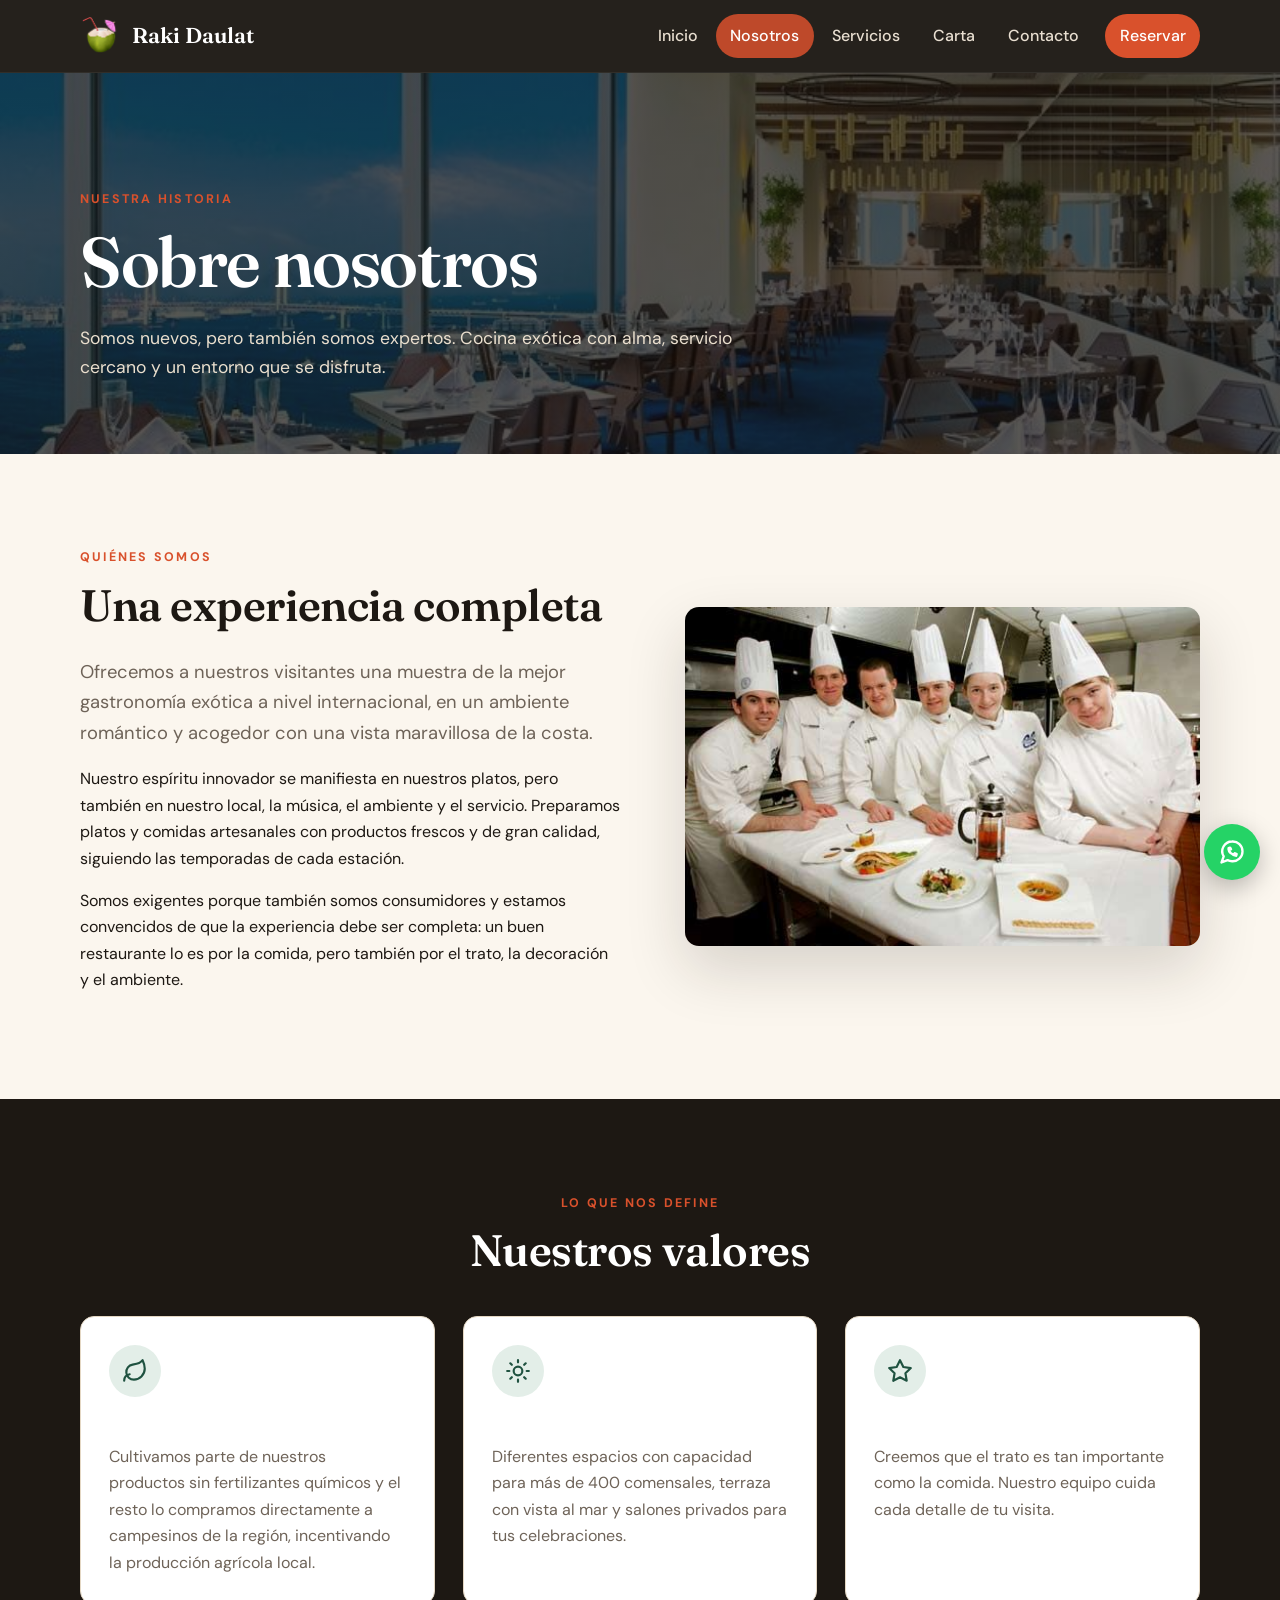
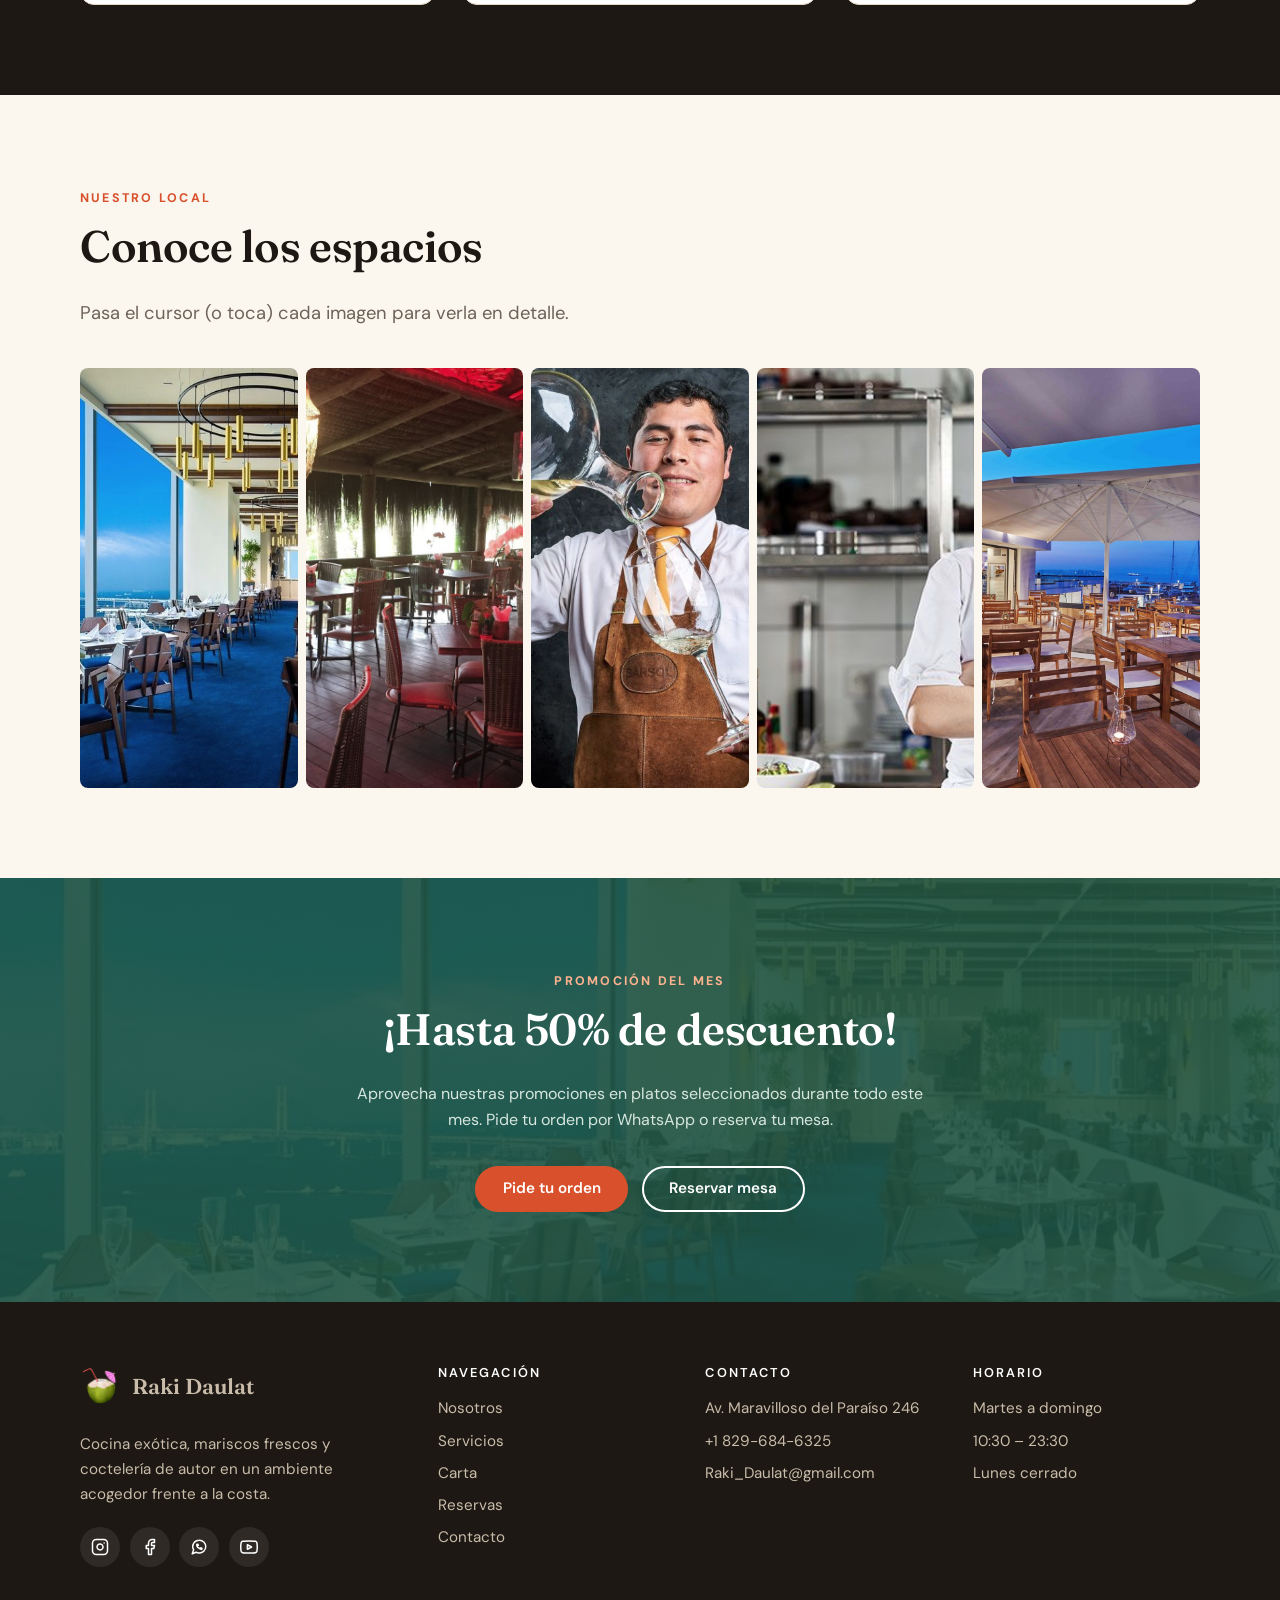
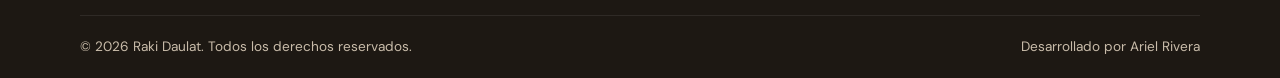
<file: nosotros.html>
<!DOCTYPE html>
<html lang="es">
<head>
  <meta charset="utf-8">
  <meta name="viewport" content="width=device-width, initial-scale=1">
  <title>Nosotros | Raki Daulat</title>
  <meta name="description" content="Conoce la historia de Raki Daulat, restaurante de comida exótica con vista a la costa, salones privados y productos frescos.">
  <meta name="theme-color" content="#1d1813">
  <meta property="og:type" content="website">
  <meta property="og:title" content="Nosotros | Raki Daulat">
  <meta property="og:description" content="Conoce la historia de Raki Daulat, restaurante de comida exótica con vista a la costa, salones privados y productos frescos.">
  <meta property="og:image" content="assets/img/local/terraza.jpg">
  <link rel="icon" type="image/png" href="assets/img/logo.png">
  <link rel="preconnect" href="https://fonts.googleapis.com">
  <link rel="preconnect" href="https://fonts.gstatic.com" crossorigin>
  <link rel="stylesheet" href="https://fonts.googleapis.com/css2?family=DM+Sans:wght@400;500;600;700&amp;family=Fraunces:ital,wght@0,500;0,600;1,500&amp;display=swap">
  <link rel="stylesheet" href="assets/css/main.css">
  <script src="assets/js/main.js" defer></script>
</head>
<body>
  <a class="skip-link" href="#contenido">Saltar al contenido</a>
  <header class="site-header">
    <div class="container">
      <a class="brand" href="index.html">
        <img src="assets/img/logo.png" alt="" width="42" height="42">
        Raki Daulat
      </a>
      <button class="nav-toggle" type="button" aria-expanded="false" aria-controls="site-nav" aria-label="Abrir menú">
        <svg viewBox="0 0 24 24" fill="none" stroke="currentColor" stroke-width="2" stroke-linecap="round" stroke-linejoin="round" aria-hidden="true" focusable="false"><line x1="3" y1="6" x2="21" y2="6"/><line x1="3" y1="12" x2="21" y2="12"/><line x1="3" y1="18" x2="21" y2="18"/></svg>
      </button>
      <nav class="site-nav" id="site-nav" aria-label="Principal">
        <ul class="nav-list">
          <li><a href="index.html">Inicio</a></li>
          <li><a href="nosotros.html" aria-current="page">Nosotros</a></li>
          <li><a href="servicios.html">Servicios</a></li>
          <li><a href="carta.html">Carta</a></li>
          <li><a href="contacto.html">Contacto</a></li>
          <li class="nav-cta"><a href="reserva.html">Reservar</a></li>
        </ul>
      </nav>
    </div>
  </header>

  <main id="contenido">
    <section class="page-hero page-hero--mar">
      <div class="container">
        <span class="eyebrow">Nuestra historia</span>
        <h1>Sobre nosotros</h1>
        <p>Somos nuevos, pero también somos expertos. Cocina exótica con alma, servicio cercano y un entorno que se disfruta.</p>
      </div>
    </section>

    <section class="section">
      <div class="container split">
        <div>
          <span class="eyebrow">Quiénes somos</span>
          <h2>Una experiencia completa</h2>
          <p class="lead">Ofrecemos a nuestros visitantes una muestra de la mejor gastronomía exótica a nivel internacional, en un ambiente romántico y acogedor con una vista maravillosa de la costa.</p>
          <p>Nuestro espíritu innovador se manifiesta en nuestros platos, pero también en nuestro local, la música, el ambiente y el servicio. Preparamos platos y comidas artesanales con productos frescos y de gran calidad, siguiendo las temporadas de cada estación.</p>
          <p>Somos exigentes porque también somos consumidores y estamos convencidos de que la experiencia debe ser completa: un buen restaurante lo es por la comida, pero también por el trato, la decoración y el ambiente.</p>
        </div>
        <img class="rounded" src="assets/img/local/equipo-cocina.jpg" alt="Equipo de cocina de Raki Daulat" width="900" height="589" loading="lazy">
      </div>
    </section>

    <section class="section section--dark">
      <div class="container">
        <div class="section-head section-head--center">
          <span class="eyebrow">Lo que nos define</span>
          <h2>Nuestros valores</h2>
        </div>
        <div class="grid grid--3">
          <div class="feature">
            <div class="feature__icon"><svg viewBox="0 0 24 24" fill="none" stroke="currentColor" stroke-width="2" stroke-linecap="round" stroke-linejoin="round" aria-hidden="true" focusable="false"><path d="M11 20A7 7 0 0 1 9.8 6.1C15.5 5 17 4.5 19 2c1 2 2 4.2 2 8 0 5.5-4.8 10-10 10z"/><path d="M2 21c0-3 1.9-5.4 5.1-6"/></svg></div>
            <h3>Producción sostenible</h3>
            <p>Cultivamos parte de nuestros productos sin fertilizantes químicos y el resto lo compramos directamente a campesinos de la región, incentivando la producción agrícola local.</p>
          </div>
          <div class="feature">
            <div class="feature__icon"><svg viewBox="0 0 24 24" fill="none" stroke="currentColor" stroke-width="2" stroke-linecap="round" stroke-linejoin="round" aria-hidden="true" focusable="false"><circle cx="12" cy="12" r="4"/><path d="M12 2v2M12 20v2M4.9 4.9l1.4 1.4M17.7 17.7l1.4 1.4M2 12h2M20 12h2M4.9 19.1l1.4-1.4M17.7 6.3l1.4-1.4"/></svg></div>
            <h3>Ambiente único</h3>
            <p>Diferentes espacios con capacidad para más de 400 comensales, terraza con vista al mar y salones privados para tus celebraciones.</p>
          </div>
          <div class="feature">
            <div class="feature__icon"><svg viewBox="0 0 24 24" fill="none" stroke="currentColor" stroke-width="2" stroke-linecap="round" stroke-linejoin="round" aria-hidden="true" focusable="false"><polygon points="12 2 15.1 8.3 22 9.3 17 14.1 18.2 21 12 17.8 5.8 21 7 14.1 2 9.3 8.9 8.3 12 2"/></svg></div>
            <h3>Atención cercana</h3>
            <p>Creemos que el trato es tan importante como la comida. Nuestro equipo cuida cada detalle de tu visita.</p>
          </div>
        </div>
      </div>
    </section>

    <section class="section">
      <div class="container">
        <div class="section-head">
          <span class="eyebrow">Nuestro local</span>
          <h2>Conoce los espacios</h2>
          <p class="lead">Pasa el cursor (o toca) cada imagen para verla en detalle.</p>
        </div>
        <div class="strip">
          <img src="assets/img/local/salon-vista-mar.jpg" alt="Salón con vista al mar" tabindex="0" loading="lazy">
          <img src="assets/img/local/salon-principal.jpg" alt="Salón principal" tabindex="0" loading="lazy">
          <img src="assets/img/local/bar.jpg" alt="Bartender sirviendo vino" tabindex="0" loading="lazy">
          <img src="assets/img/local/chef.jpg" alt="Chef en la cocina" tabindex="0" loading="lazy">
          <img src="assets/img/local/terraza.jpg" alt="Terraza al atardecer" tabindex="0" loading="lazy">
        </div>
      </div>
    </section>

    <section class="section cta-band">
      <div class="container">
        <span class="eyebrow eyebrow--light">Promoción del mes</span>
        <h2>¡Hasta 50% de descuento!</h2>
        <p>Aprovecha nuestras promociones en platos seleccionados durante todo este mes. Pide tu orden por WhatsApp o reserva tu mesa.</p>
        <div class="hero-actions hero-actions--center">
          <a class="btn btn--primary" href="https://wa.me/18296846325?text=Hola%2C%20quiero%20hacer%20un%20pedido" target="_blank" rel="noopener">Pide tu orden</a>
          <a class="btn btn--ghost" href="reserva.html">Reservar mesa</a>
        </div>
      </div>
    </section>
  </main>

  <footer class="site-footer">
    <div class="container">
      <div class="footer-grid">
        <div>
          <a class="brand" href="index.html">
            <img src="assets/img/logo.png" alt="" width="42" height="42">
            Raki Daulat
          </a>
          <p class="mt-sm">Cocina exótica, mariscos frescos y coctelería de autor en un ambiente acogedor frente a la costa.</p>
          <div class="social">
            <a href="https://www.instagram.com/" target="_blank" rel="noopener" aria-label="Instagram"><svg viewBox="0 0 24 24" fill="none" stroke="currentColor" stroke-width="2" stroke-linecap="round" stroke-linejoin="round" aria-hidden="true" focusable="false"><rect x="2" y="2" width="20" height="20" rx="5"/><path d="M16 11.4A4 4 0 1 1 12.6 8 4 4 0 0 1 16 11.4z"/><line x1="17.5" y1="6.5" x2="17.5" y2="6.5"/></svg></a>
            <a href="https://www.facebook.com/" target="_blank" rel="noopener" aria-label="Facebook"><svg viewBox="0 0 24 24" fill="none" stroke="currentColor" stroke-width="2" stroke-linecap="round" stroke-linejoin="round" aria-hidden="true" focusable="false"><path d="M18 2h-3a5 5 0 0 0-5 5v3H7v4h3v8h4v-8h3l1-4h-4V7a1 1 0 0 1 1-1h3z"/></svg></a>
            <a href="https://wa.me/18296846325" target="_blank" rel="noopener" aria-label="WhatsApp"><svg viewBox="0 0 24 24" fill="none" stroke="currentColor" stroke-width="2" stroke-linecap="round" stroke-linejoin="round" aria-hidden="true" focusable="false"><path d="M21 11.5a8.4 8.4 0 0 1-9 8.4 8.6 8.6 0 0 1-3.8-.9L3 21l1.9-5.2A8.4 8.4 0 0 1 12 3a8.4 8.4 0 0 1 9 8.5z"/><path d="M9 9.5c.3 2.3 2.2 4.2 4.5 4.5l1-1 1.5.8-.4 1.4c-3.2 0-6.6-3.4-6.6-6.6l1.4-.4.8 1.5z"/></svg></a>
            <a href="https://www.youtube.com/" target="_blank" rel="noopener" aria-label="YouTube"><svg viewBox="0 0 24 24" fill="none" stroke="currentColor" stroke-width="2" stroke-linecap="round" stroke-linejoin="round" aria-hidden="true" focusable="false"><path d="M22.5 6.4a2.8 2.8 0 0 0-2-2C18.9 4 12 4 12 4s-6.9 0-8.5.4a2.8 2.8 0 0 0-2 2A29 29 0 0 0 1 12a29 29 0 0 0 .5 5.6 2.8 2.8 0 0 0 2 2C5.1 20 12 20 12 20s6.9 0 8.5-.4a2.8 2.8 0 0 0 2-2A29 29 0 0 0 23 12a29 29 0 0 0-.5-5.6z"/><polygon points="9.8 15 15.5 12 9.8 9 9.8 15"/></svg></a>
          </div>
        </div>
        <div>
          <h3>Navegación</h3>
          <ul>
            <li><a href="nosotros.html">Nosotros</a></li>
            <li><a href="servicios.html">Servicios</a></li>
            <li><a href="carta.html">Carta</a></li>
            <li><a href="reserva.html">Reservas</a></li>
            <li><a href="contacto.html">Contacto</a></li>
          </ul>
        </div>
        <div>
          <h3>Contacto</h3>
          <ul>
            <li>Av. Maravilloso del Paraíso 246</li>
            <li><a href="tel:+18296846325">+1 829-684-6325</a></li>
            <li><a href="mailto:Raki_Daulat@gmail.com">Raki_Daulat@gmail.com</a></li>
          </ul>
        </div>
        <div>
          <h3>Horario</h3>
          <ul>
            <li>Martes a domingo</li>
            <li>10:30 – 23:30</li>
            <li>Lunes cerrado</li>
          </ul>
        </div>
      </div>
      <div class="footer-bottom">
        <span>&copy; <span data-year>2026</span> Raki Daulat. Todos los derechos reservados.</span>
        <span>Desarrollado por <a href="https://github.com/Omega-kobra-Ariel-Rivera" target="_blank" rel="noopener">Ariel Rivera</a></span>
      </div>
    </div>
  </footer>

  <a class="wa-float" href="https://wa.me/18296846325" target="_blank" rel="noopener" aria-label="Escríbenos por WhatsApp"><svg viewBox="0 0 24 24" fill="none" stroke="currentColor" stroke-width="2" stroke-linecap="round" stroke-linejoin="round" aria-hidden="true" focusable="false"><path d="M21 11.5a8.4 8.4 0 0 1-9 8.4 8.6 8.6 0 0 1-3.8-.9L3 21l1.9-5.2A8.4 8.4 0 0 1 12 3a8.4 8.4 0 0 1 9 8.5z"/><path d="M9 9.5c.3 2.3 2.2 4.2 4.5 4.5l1-1 1.5.8-.4 1.4c-3.2 0-6.6-3.4-6.6-6.6l1.4-.4.8 1.5z"/></svg></a>
</body>
</html>
</file>
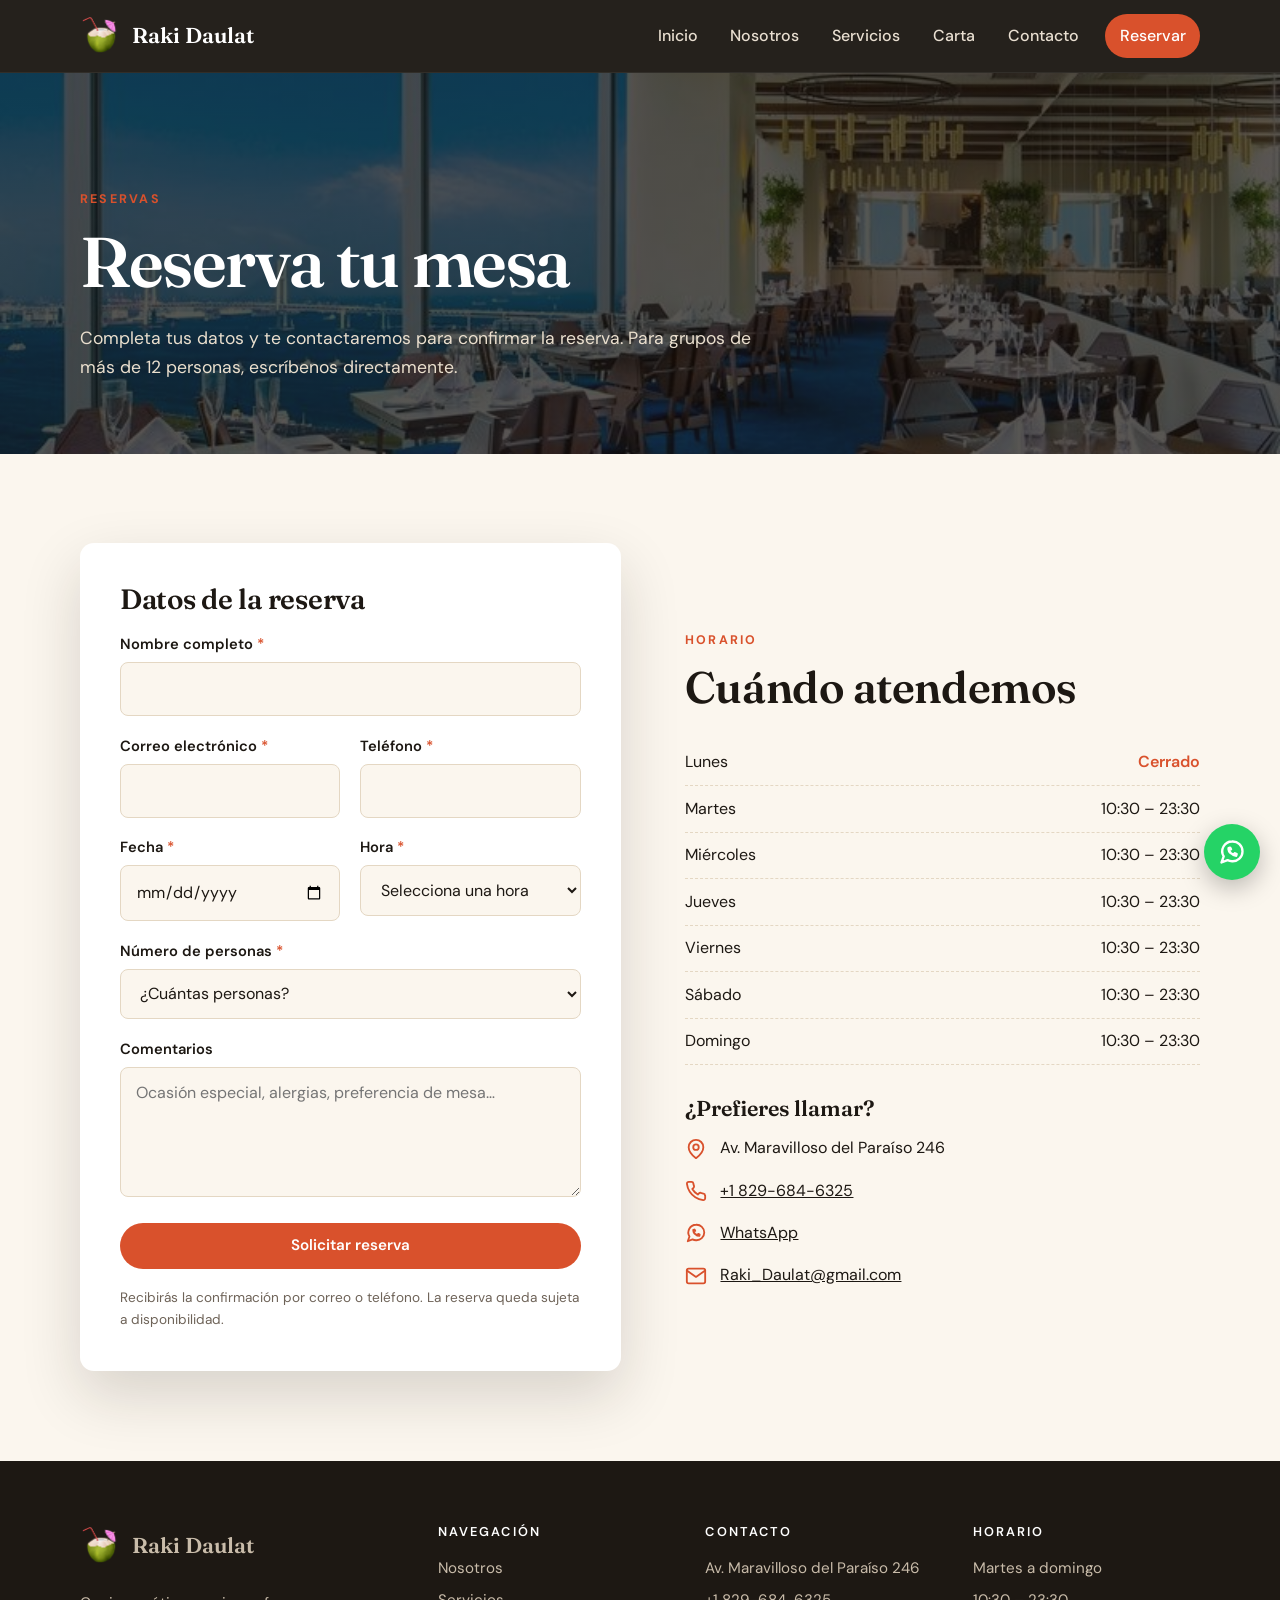
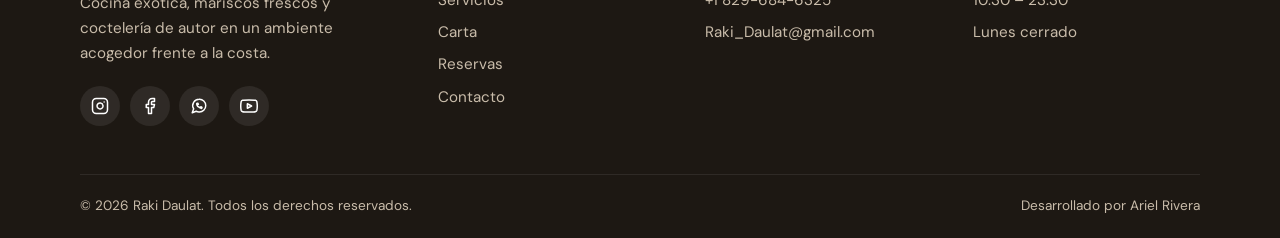
<file: reserva.html>
<!DOCTYPE html>
<html lang="es">
<head>
  <meta charset="utf-8">
  <meta name="viewport" content="width=device-width, initial-scale=1">
  <title>Reservas | Raki Daulat</title>
  <meta name="description" content="Reserva tu mesa en Raki Daulat en línea. Atendemos de martes a domingo de 10:30 a 23:30.">
  <meta name="theme-color" content="#1d1813">
  <meta property="og:type" content="website">
  <meta property="og:title" content="Reservas | Raki Daulat">
  <meta property="og:description" content="Reserva tu mesa en Raki Daulat en línea. Atendemos de martes a domingo de 10:30 a 23:30.">
  <meta property="og:image" content="assets/img/local/terraza.jpg">
  <link rel="icon" type="image/png" href="assets/img/logo.png">
  <link rel="preconnect" href="https://fonts.googleapis.com">
  <link rel="preconnect" href="https://fonts.gstatic.com" crossorigin>
  <link rel="stylesheet" href="https://fonts.googleapis.com/css2?family=DM+Sans:wght@400;500;600;700&amp;family=Fraunces:ital,wght@0,500;0,600;1,500&amp;display=swap">
  <link rel="stylesheet" href="assets/css/main.css">
  <script src="assets/js/main.js" defer></script>
</head>
<body>
  <a class="skip-link" href="#contenido">Saltar al contenido</a>
  <header class="site-header">
    <div class="container">
      <a class="brand" href="index.html">
        <img src="assets/img/logo.png" alt="" width="42" height="42">
        Raki Daulat
      </a>
      <button class="nav-toggle" type="button" aria-expanded="false" aria-controls="site-nav" aria-label="Abrir menú">
        <svg viewBox="0 0 24 24" fill="none" stroke="currentColor" stroke-width="2" stroke-linecap="round" stroke-linejoin="round" aria-hidden="true" focusable="false"><line x1="3" y1="6" x2="21" y2="6"/><line x1="3" y1="12" x2="21" y2="12"/><line x1="3" y1="18" x2="21" y2="18"/></svg>
      </button>
      <nav class="site-nav" id="site-nav" aria-label="Principal">
        <ul class="nav-list">
          <li><a href="index.html">Inicio</a></li>
          <li><a href="nosotros.html">Nosotros</a></li>
          <li><a href="servicios.html">Servicios</a></li>
          <li><a href="carta.html">Carta</a></li>
          <li><a href="contacto.html">Contacto</a></li>
          <li class="nav-cta"><a href="reserva.html" aria-current="page">Reservar</a></li>
        </ul>
      </nav>
    </div>
  </header>

  <main id="contenido">
    <section class="page-hero page-hero--mar">
      <div class="container">
        <span class="eyebrow">Reservas</span>
        <h1>Reserva tu mesa</h1>
        <p>Completa tus datos y te contactaremos para confirmar la reserva. Para grupos de más de 12 personas, escríbenos directamente.</p>
      </div>
    </section>

    <section class="section">
      <div class="container split">
        <form class="form-card" data-endpoint="api/reserva.php" data-kind="reserva" novalidate>
          <h2 class="form-title">Datos de la reserva</h2>
          <div class="form-grid">
            <div class="field full">
              <label for="nombre">Nombre completo <span class="req" aria-hidden="true">*</span></label>
              <input id="nombre" name="nombre" type="text" required autocomplete="name" maxlength="100" minlength="2">
              <p class="error-msg" id="nombre-error">Ingresa tu nombre (mínimo 2 letras).</p>
            </div>
            <div class="field">
              <label for="correo">Correo electrónico <span class="req" aria-hidden="true">*</span></label>
              <input id="correo" name="correo" type="email" required autocomplete="email" maxlength="150">
              <p class="error-msg" id="correo-error">Ingresa un correo válido.</p>
            </div>
            <div class="field">
              <label for="telefono">Teléfono <span class="req" aria-hidden="true">*</span></label>
              <input id="telefono" name="telefono" type="tel" required autocomplete="tel" maxlength="20" pattern="[0-9+()\s-]{{7,20}}">
              <p class="error-msg" id="telefono-error">Ingresa un teléfono válido.</p>
            </div>
            <div class="field">
              <label for="fecha">Fecha <span class="req" aria-hidden="true">*</span></label>
              <input id="fecha" name="fecha" type="date" required>
              <p class="error-msg" id="fecha-error">Elige una fecha válida (atendemos de martes a domingo).</p>
            </div>
            <div class="field">
              <label for="hora">Hora <span class="req" aria-hidden="true">*</span></label>
              <select id="hora" name="hora" required><option value="" selected disabled>Selecciona una hora</option><option value="11:00">11:00</option><option value="11:30">11:30</option><option value="12:00">12:00</option><option value="12:30">12:30</option><option value="13:00">13:00</option><option value="13:30">13:30</option><option value="14:00">14:00</option><option value="14:30">14:30</option><option value="15:00">15:00</option><option value="15:30">15:30</option><option value="16:00">16:00</option><option value="16:30">16:30</option><option value="17:00">17:00</option><option value="17:30">17:30</option><option value="18:00">18:00</option><option value="18:30">18:30</option><option value="19:00">19:00</option><option value="19:30">19:30</option><option value="20:00">20:00</option><option value="20:30">20:30</option><option value="21:00">21:00</option><option value="21:30">21:30</option><option value="22:00">22:00</option></select>
              <p class="error-msg" id="hora-error">Selecciona una hora.</p>
            </div>
            <div class="field full">
              <label for="personas">Número de personas <span class="req" aria-hidden="true">*</span></label>
              <select id="personas" name="personas" required><option value="" selected disabled>¿Cuántas personas?</option><option value="1">1 persona</option><option value="2">2 personas</option><option value="3">3 personas</option><option value="4">4 personas</option><option value="5">5 personas</option><option value="6">6 personas</option><option value="7">7 personas</option><option value="8">8 personas</option><option value="9">9 personas</option><option value="10">10 personas</option><option value="11">11 personas</option><option value="12">12 personas</option></select>
              <p class="error-msg" id="personas-error">Indica cuántas personas asistirán.</p>
            </div>
            <div class="field full">
              <label for="comentarios">Comentarios</label>
              <textarea id="comentarios" name="comentarios" maxlength="1000" placeholder="Ocasión especial, alergias, preferencia de mesa…"></textarea>
              <p class="error-msg" id="comentarios-error">Este campo es obligatorio.</p>
            </div>
            <div class="hp-field" aria-hidden="true">
              <label for="website">No completar</label>
              <input id="website" name="website" type="text" tabindex="-1" autocomplete="off">
            </div>
            <div class="full">
              <button class="btn btn--primary btn--block" type="submit">Solicitar reserva</button>
            </div>
            <p class="form-note full">Recibirás la confirmación por correo o teléfono. La reserva queda sujeta a disponibilidad.</p>
          </div>
          <div class="alert" role="status" aria-live="polite" hidden></div>
        </form>

        <div>
          <span class="eyebrow">Horario</span>
          <h2>Cuándo atendemos</h2>
          <ul class="hours"><li><span>Lunes</span><span class="closed">Cerrado</span></li><li><span>Martes</span><span>10:30 – 23:30</span></li><li><span>Miércoles</span><span>10:30 – 23:30</span></li><li><span>Jueves</span><span>10:30 – 23:30</span></li><li><span>Viernes</span><span>10:30 – 23:30</span></li><li><span>Sábado</span><span>10:30 – 23:30</span></li><li><span>Domingo</span><span>10:30 – 23:30</span></li></ul>
          <h3 class="mt-lg">¿Prefieres llamar?</h3>
          <ul class="info-list">
            <li><svg viewBox="0 0 24 24" fill="none" stroke="currentColor" stroke-width="2" stroke-linecap="round" stroke-linejoin="round" aria-hidden="true" focusable="false"><path d="M20 10c0 6-8 12-8 12s-8-6-8-12a8 8 0 0 1 16 0z"/><circle cx="12" cy="10" r="3"/></svg><span>Av. Maravilloso del Paraíso 246</span></li>
            <li><svg viewBox="0 0 24 24" fill="none" stroke="currentColor" stroke-width="2" stroke-linecap="round" stroke-linejoin="round" aria-hidden="true" focusable="false"><path d="M22 16.9v3a2 2 0 0 1-2.2 2 19.8 19.8 0 0 1-8.6-3.1 19.5 19.5 0 0 1-6-6A19.8 19.8 0 0 1 2.1 4.2 2 2 0 0 1 4.1 2h3a2 2 0 0 1 2 1.7c.1.9.4 1.8.7 2.7a2 2 0 0 1-.5 2.1L8 9.8a16 16 0 0 0 6 6l1.3-1.3a2 2 0 0 1 2.1-.4c.9.3 1.8.6 2.7.7a2 2 0 0 1 1.7 2z"/></svg><a href="tel:+18296846325">+1 829-684-6325</a></li>
            <li><svg viewBox="0 0 24 24" fill="none" stroke="currentColor" stroke-width="2" stroke-linecap="round" stroke-linejoin="round" aria-hidden="true" focusable="false"><path d="M21 11.5a8.4 8.4 0 0 1-9 8.4 8.6 8.6 0 0 1-3.8-.9L3 21l1.9-5.2A8.4 8.4 0 0 1 12 3a8.4 8.4 0 0 1 9 8.5z"/><path d="M9 9.5c.3 2.3 2.2 4.2 4.5 4.5l1-1 1.5.8-.4 1.4c-3.2 0-6.6-3.4-6.6-6.6l1.4-.4.8 1.5z"/></svg><a href="https://wa.me/18296846325" target="_blank" rel="noopener">WhatsApp</a></li>
            <li><svg viewBox="0 0 24 24" fill="none" stroke="currentColor" stroke-width="2" stroke-linecap="round" stroke-linejoin="round" aria-hidden="true" focusable="false"><rect x="2" y="4" width="20" height="16" rx="2"/><path d="m22 6-10 7L2 6"/></svg><a href="mailto:Raki_Daulat@gmail.com">Raki_Daulat@gmail.com</a></li>
          </ul>
        </div>
      </div>
    </section>
  </main>

  <footer class="site-footer">
    <div class="container">
      <div class="footer-grid">
        <div>
          <a class="brand" href="index.html">
            <img src="assets/img/logo.png" alt="" width="42" height="42">
            Raki Daulat
          </a>
          <p class="mt-sm">Cocina exótica, mariscos frescos y coctelería de autor en un ambiente acogedor frente a la costa.</p>
          <div class="social">
            <a href="https://www.instagram.com/" target="_blank" rel="noopener" aria-label="Instagram"><svg viewBox="0 0 24 24" fill="none" stroke="currentColor" stroke-width="2" stroke-linecap="round" stroke-linejoin="round" aria-hidden="true" focusable="false"><rect x="2" y="2" width="20" height="20" rx="5"/><path d="M16 11.4A4 4 0 1 1 12.6 8 4 4 0 0 1 16 11.4z"/><line x1="17.5" y1="6.5" x2="17.5" y2="6.5"/></svg></a>
            <a href="https://www.facebook.com/" target="_blank" rel="noopener" aria-label="Facebook"><svg viewBox="0 0 24 24" fill="none" stroke="currentColor" stroke-width="2" stroke-linecap="round" stroke-linejoin="round" aria-hidden="true" focusable="false"><path d="M18 2h-3a5 5 0 0 0-5 5v3H7v4h3v8h4v-8h3l1-4h-4V7a1 1 0 0 1 1-1h3z"/></svg></a>
            <a href="https://wa.me/18296846325" target="_blank" rel="noopener" aria-label="WhatsApp"><svg viewBox="0 0 24 24" fill="none" stroke="currentColor" stroke-width="2" stroke-linecap="round" stroke-linejoin="round" aria-hidden="true" focusable="false"><path d="M21 11.5a8.4 8.4 0 0 1-9 8.4 8.6 8.6 0 0 1-3.8-.9L3 21l1.9-5.2A8.4 8.4 0 0 1 12 3a8.4 8.4 0 0 1 9 8.5z"/><path d="M9 9.5c.3 2.3 2.2 4.2 4.5 4.5l1-1 1.5.8-.4 1.4c-3.2 0-6.6-3.4-6.6-6.6l1.4-.4.8 1.5z"/></svg></a>
            <a href="https://www.youtube.com/" target="_blank" rel="noopener" aria-label="YouTube"><svg viewBox="0 0 24 24" fill="none" stroke="currentColor" stroke-width="2" stroke-linecap="round" stroke-linejoin="round" aria-hidden="true" focusable="false"><path d="M22.5 6.4a2.8 2.8 0 0 0-2-2C18.9 4 12 4 12 4s-6.9 0-8.5.4a2.8 2.8 0 0 0-2 2A29 29 0 0 0 1 12a29 29 0 0 0 .5 5.6 2.8 2.8 0 0 0 2 2C5.1 20 12 20 12 20s6.9 0 8.5-.4a2.8 2.8 0 0 0 2-2A29 29 0 0 0 23 12a29 29 0 0 0-.5-5.6z"/><polygon points="9.8 15 15.5 12 9.8 9 9.8 15"/></svg></a>
          </div>
        </div>
        <div>
          <h3>Navegación</h3>
          <ul>
            <li><a href="nosotros.html">Nosotros</a></li>
            <li><a href="servicios.html">Servicios</a></li>
            <li><a href="carta.html">Carta</a></li>
            <li><a href="reserva.html">Reservas</a></li>
            <li><a href="contacto.html">Contacto</a></li>
          </ul>
        </div>
        <div>
          <h3>Contacto</h3>
          <ul>
            <li>Av. Maravilloso del Paraíso 246</li>
            <li><a href="tel:+18296846325">+1 829-684-6325</a></li>
            <li><a href="mailto:Raki_Daulat@gmail.com">Raki_Daulat@gmail.com</a></li>
          </ul>
        </div>
        <div>
          <h3>Horario</h3>
          <ul>
            <li>Martes a domingo</li>
            <li>10:30 – 23:30</li>
            <li>Lunes cerrado</li>
          </ul>
        </div>
      </div>
      <div class="footer-bottom">
        <span>&copy; <span data-year>2026</span> Raki Daulat. Todos los derechos reservados.</span>
        <span>Desarrollado por <a href="https://github.com/Omega-kobra-Ariel-Rivera" target="_blank" rel="noopener">Ariel Rivera</a></span>
      </div>
    </div>
  </footer>

  <a class="wa-float" href="https://wa.me/18296846325" target="_blank" rel="noopener" aria-label="Escríbenos por WhatsApp"><svg viewBox="0 0 24 24" fill="none" stroke="currentColor" stroke-width="2" stroke-linecap="round" stroke-linejoin="round" aria-hidden="true" focusable="false"><path d="M21 11.5a8.4 8.4 0 0 1-9 8.4 8.6 8.6 0 0 1-3.8-.9L3 21l1.9-5.2A8.4 8.4 0 0 1 12 3a8.4 8.4 0 0 1 9 8.5z"/><path d="M9 9.5c.3 2.3 2.2 4.2 4.5 4.5l1-1 1.5.8-.4 1.4c-3.2 0-6.6-3.4-6.6-6.6l1.4-.4.8 1.5z"/></svg></a>
</body>
</html>
</file>
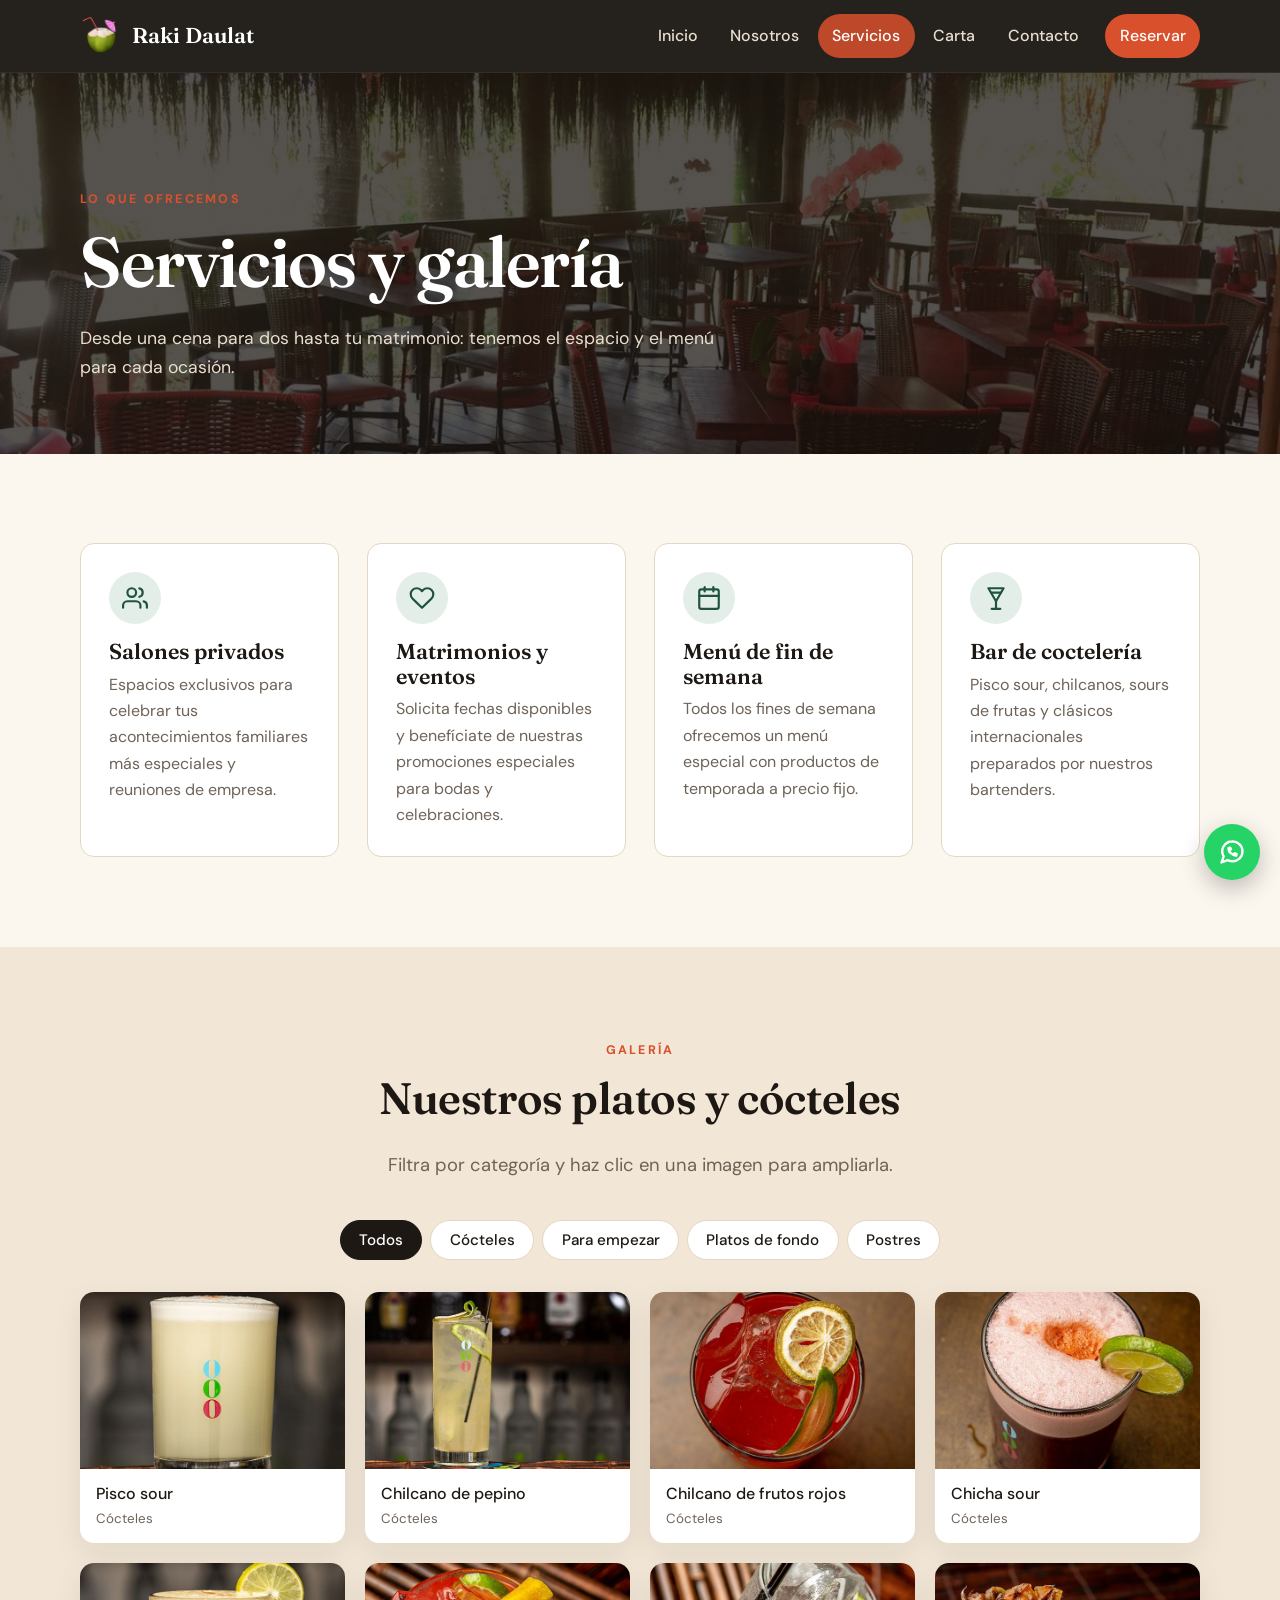
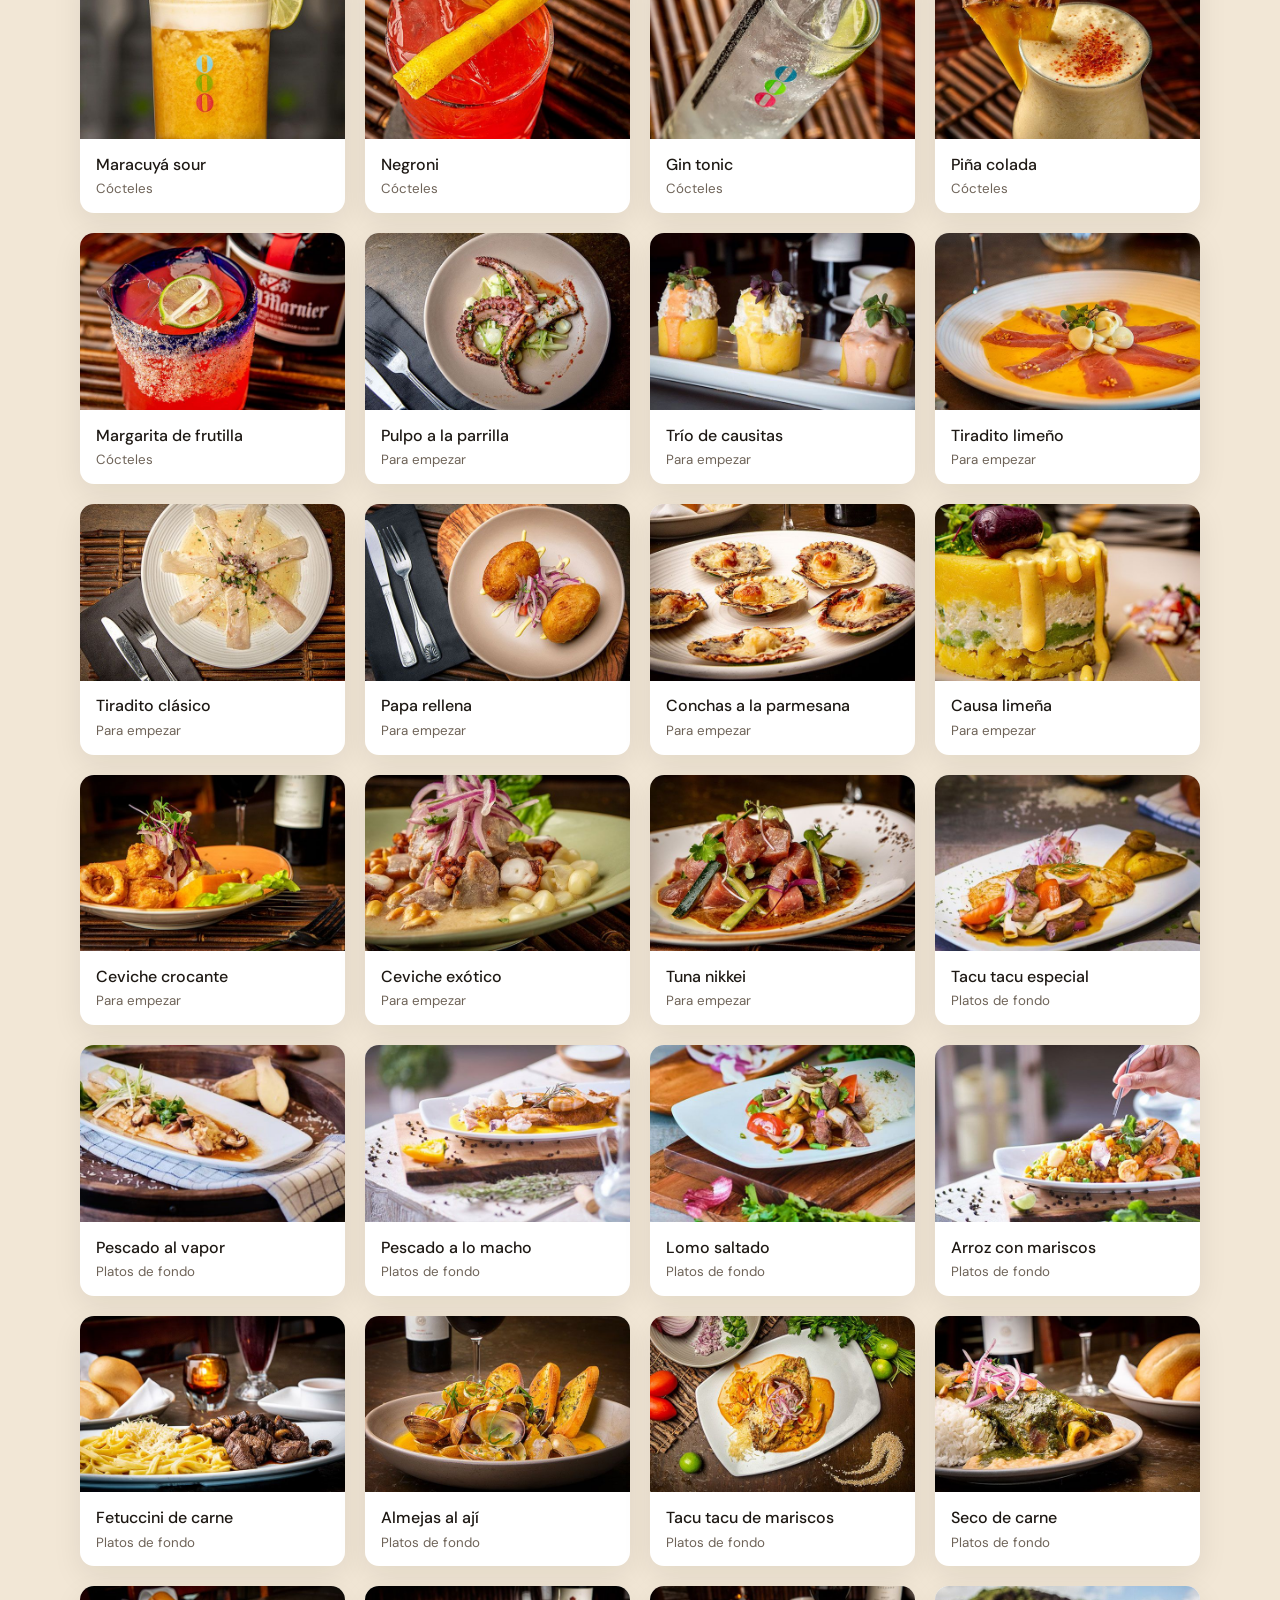
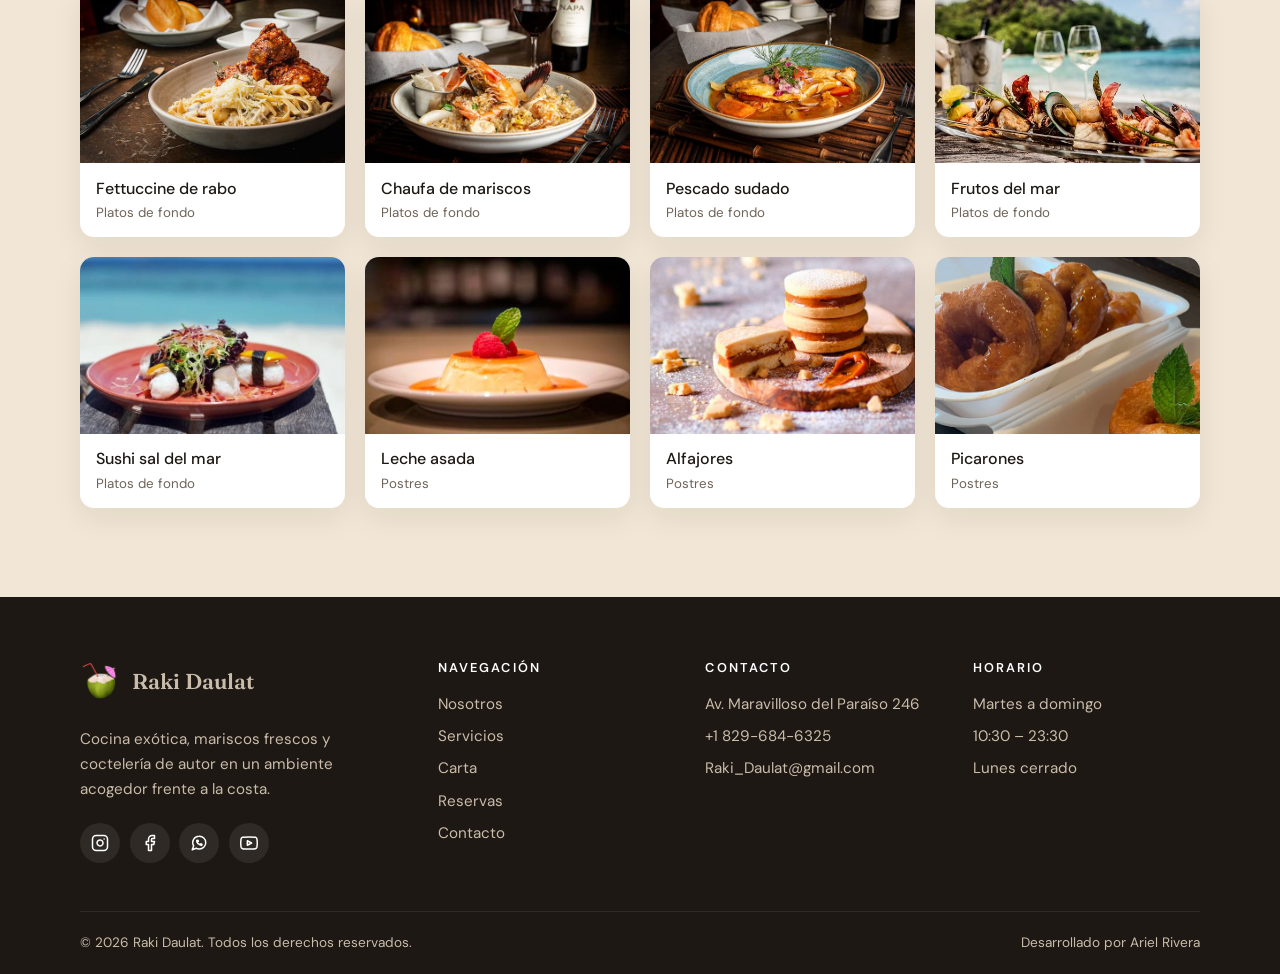
<file: servicios.html>
<!DOCTYPE html>
<html lang="es">
<head>
  <meta charset="utf-8">
  <meta name="viewport" content="width=device-width, initial-scale=1">
  <title>Servicios | Raki Daulat</title>
  <meta name="description" content="Salones privados, matrimonios y eventos, menú de fin de semana y bar de coctelería. Mira la galería de platos de Raki Daulat.">
  <meta name="theme-color" content="#1d1813">
  <meta property="og:type" content="website">
  <meta property="og:title" content="Servicios | Raki Daulat">
  <meta property="og:description" content="Salones privados, matrimonios y eventos, menú de fin de semana y bar de coctelería. Mira la galería de platos de Raki Daulat.">
  <meta property="og:image" content="assets/img/local/terraza.jpg">
  <link rel="icon" type="image/png" href="assets/img/logo.png">
  <link rel="preconnect" href="https://fonts.googleapis.com">
  <link rel="preconnect" href="https://fonts.gstatic.com" crossorigin>
  <link rel="stylesheet" href="https://fonts.googleapis.com/css2?family=DM+Sans:wght@400;500;600;700&amp;family=Fraunces:ital,wght@0,500;0,600;1,500&amp;display=swap">
  <link rel="stylesheet" href="assets/css/main.css">
  <script src="assets/js/main.js" defer></script>
</head>
<body>
  <a class="skip-link" href="#contenido">Saltar al contenido</a>
  <header class="site-header">
    <div class="container">
      <a class="brand" href="index.html">
        <img src="assets/img/logo.png" alt="" width="42" height="42">
        Raki Daulat
      </a>
      <button class="nav-toggle" type="button" aria-expanded="false" aria-controls="site-nav" aria-label="Abrir menú">
        <svg viewBox="0 0 24 24" fill="none" stroke="currentColor" stroke-width="2" stroke-linecap="round" stroke-linejoin="round" aria-hidden="true" focusable="false"><line x1="3" y1="6" x2="21" y2="6"/><line x1="3" y1="12" x2="21" y2="12"/><line x1="3" y1="18" x2="21" y2="18"/></svg>
      </button>
      <nav class="site-nav" id="site-nav" aria-label="Principal">
        <ul class="nav-list">
          <li><a href="index.html">Inicio</a></li>
          <li><a href="nosotros.html">Nosotros</a></li>
          <li><a href="servicios.html" aria-current="page">Servicios</a></li>
          <li><a href="carta.html">Carta</a></li>
          <li><a href="contacto.html">Contacto</a></li>
          <li class="nav-cta"><a href="reserva.html">Reservar</a></li>
        </ul>
      </nav>
    </div>
  </header>

  <main id="contenido">
    <section class="page-hero page-hero--salon">
      <div class="container">
        <span class="eyebrow">Lo que ofrecemos</span>
        <h1>Servicios y galería</h1>
        <p>Desde una cena para dos hasta tu matrimonio: tenemos el espacio y el menú para cada ocasión.</p>
      </div>
    </section>

    <section class="section">
      <div class="container">
        <div class="grid grid--4">
          <div class="feature">
            <div class="feature__icon"><svg viewBox="0 0 24 24" fill="none" stroke="currentColor" stroke-width="2" stroke-linecap="round" stroke-linejoin="round" aria-hidden="true" focusable="false"><path d="M17 21v-2a4 4 0 0 0-4-4H5a4 4 0 0 0-4 4v2"/><circle cx="9" cy="7" r="4"/><path d="M23 21v-2a4 4 0 0 0-3-3.9"/><path d="M16 3.1a4 4 0 0 1 0 7.8"/></svg></div>
            <h3>Salones privados</h3>
            <p>Espacios exclusivos para celebrar tus acontecimientos familiares más especiales y reuniones de empresa.</p>
          </div>
          <div class="feature">
            <div class="feature__icon"><svg viewBox="0 0 24 24" fill="none" stroke="currentColor" stroke-width="2" stroke-linecap="round" stroke-linejoin="round" aria-hidden="true" focusable="false"><path d="M20.8 4.6a5.5 5.5 0 0 0-7.8 0L12 5.7l-1-1.1a5.5 5.5 0 0 0-7.8 7.8l1 1.1L12 21l7.8-7.5 1-1.1a5.5 5.5 0 0 0 0-7.8z"/></svg></div>
            <h3>Matrimonios y eventos</h3>
            <p>Solicita fechas disponibles y benefíciate de nuestras promociones especiales para bodas y celebraciones.</p>
          </div>
          <div class="feature">
            <div class="feature__icon"><svg viewBox="0 0 24 24" fill="none" stroke="currentColor" stroke-width="2" stroke-linecap="round" stroke-linejoin="round" aria-hidden="true" focusable="false"><rect x="3" y="4" width="18" height="18" rx="2"/><line x1="16" y1="2" x2="16" y2="6"/><line x1="8" y1="2" x2="8" y2="6"/><line x1="3" y1="10" x2="21" y2="10"/></svg></div>
            <h3>Menú de fin de semana</h3>
            <p>Todos los fines de semana ofrecemos un menú especial con productos de temporada a precio fijo.</p>
          </div>
          <div class="feature">
            <div class="feature__icon"><svg viewBox="0 0 24 24" fill="none" stroke="currentColor" stroke-width="2" stroke-linecap="round" stroke-linejoin="round" aria-hidden="true" focusable="false"><path d="M8 22h8"/><path d="M12 15v7"/><path d="M5 3h14l-7 12z"/><path d="M7.5 7h9"/></svg></div>
            <h3>Bar de coctelería</h3>
            <p>Pisco sour, chilcanos, sours de frutas y clásicos internacionales preparados por nuestros bartenders.</p>
          </div>
        </div>
      </div>
    </section>

    <section class="section section--sand" id="galeria">
      <div class="container">
        <div class="section-head section-head--center">
          <span class="eyebrow">Galería</span>
          <h2>Nuestros platos y cócteles</h2>
          <p class="lead">Filtra por categoría y haz clic en una imagen para ampliarla.</p>
        </div>
        <div class="filters" role="group" aria-label="Filtrar galería">
          <button class="filter-btn" type="button" data-filter="todos" aria-pressed="true">Todos</button>
          <button class="filter-btn" type="button" data-filter="cocteles" aria-pressed="false">Cócteles</button>
          <button class="filter-btn" type="button" data-filter="entradas" aria-pressed="false">Para empezar</button>
          <button class="filter-btn" type="button" data-filter="fondos" aria-pressed="false">Platos de fondo</button>
          <button class="filter-btn" type="button" data-filter="postres" aria-pressed="false">Postres</button>
        </div>
        <div class="gallery">
          <figure class="gallery-item" data-category="cocteles">
            <button type="button" data-lightbox="assets/img/platos/pisco-sour.jpg" aria-label="Ampliar Pisco sour">
              <img src="assets/img/platos/pisco-sour.jpg" alt="Pisco sour" width="800" height="533" loading="lazy">
            </button>
            <figcaption>Pisco sour<small>Cócteles</small></figcaption>
          </figure>
          <figure class="gallery-item" data-category="cocteles">
            <button type="button" data-lightbox="assets/img/platos/chilcano-de-pepino.jpg" aria-label="Ampliar Chilcano de pepino">
              <img src="assets/img/platos/chilcano-de-pepino.jpg" alt="Chilcano de pepino" width="800" height="533" loading="lazy">
            </button>
            <figcaption>Chilcano de pepino<small>Cócteles</small></figcaption>
          </figure>
          <figure class="gallery-item" data-category="cocteles">
            <button type="button" data-lightbox="assets/img/platos/chilcano-de-frutos.jpg" aria-label="Ampliar Chilcano de frutos rojos">
              <img src="assets/img/platos/chilcano-de-frutos.jpg" alt="Chilcano de frutos rojos" width="800" height="533" loading="lazy">
            </button>
            <figcaption>Chilcano de frutos rojos<small>Cócteles</small></figcaption>
          </figure>
          <figure class="gallery-item" data-category="cocteles">
            <button type="button" data-lightbox="assets/img/platos/chicha-sour.jpg" aria-label="Ampliar Chicha sour">
              <img src="assets/img/platos/chicha-sour.jpg" alt="Chicha sour" width="800" height="533" loading="lazy">
            </button>
            <figcaption>Chicha sour<small>Cócteles</small></figcaption>
          </figure>
          <figure class="gallery-item" data-category="cocteles">
            <button type="button" data-lightbox="assets/img/platos/maracuya-sour.jpg" aria-label="Ampliar Maracuyá sour">
              <img src="assets/img/platos/maracuya-sour.jpg" alt="Maracuyá sour" width="800" height="533" loading="lazy">
            </button>
            <figcaption>Maracuyá sour<small>Cócteles</small></figcaption>
          </figure>
          <figure class="gallery-item" data-category="cocteles">
            <button type="button" data-lightbox="assets/img/platos/negroni.jpg" aria-label="Ampliar Negroni">
              <img src="assets/img/platos/negroni.jpg" alt="Negroni" width="800" height="533" loading="lazy">
            </button>
            <figcaption>Negroni<small>Cócteles</small></figcaption>
          </figure>
          <figure class="gallery-item" data-category="cocteles">
            <button type="button" data-lightbox="assets/img/platos/gin-tonic.jpg" aria-label="Ampliar Gin tonic">
              <img src="assets/img/platos/gin-tonic.jpg" alt="Gin tonic" width="800" height="533" loading="lazy">
            </button>
            <figcaption>Gin tonic<small>Cócteles</small></figcaption>
          </figure>
          <figure class="gallery-item" data-category="cocteles">
            <button type="button" data-lightbox="assets/img/platos/pina-colada.jpg" aria-label="Ampliar Piña colada">
              <img src="assets/img/platos/pina-colada.jpg" alt="Piña colada" width="800" height="533" loading="lazy">
            </button>
            <figcaption>Piña colada<small>Cócteles</small></figcaption>
          </figure>
          <figure class="gallery-item" data-category="cocteles">
            <button type="button" data-lightbox="assets/img/platos/margarita-de-frutilla.jpg" aria-label="Ampliar Margarita de frutilla">
              <img src="assets/img/platos/margarita-de-frutilla.jpg" alt="Margarita de frutilla" width="800" height="533" loading="lazy">
            </button>
            <figcaption>Margarita de frutilla<small>Cócteles</small></figcaption>
          </figure>
          <figure class="gallery-item" data-category="entradas">
            <button type="button" data-lightbox="assets/img/platos/pulpo-a-la-parrilla.jpg" aria-label="Ampliar Pulpo a la parrilla">
              <img src="assets/img/platos/pulpo-a-la-parrilla.jpg" alt="Pulpo a la parrilla" width="800" height="533" loading="lazy">
            </button>
            <figcaption>Pulpo a la parrilla<small>Para empezar</small></figcaption>
          </figure>
          <figure class="gallery-item" data-category="entradas">
            <button type="button" data-lightbox="assets/img/platos/trio-de-causitas.jpg" aria-label="Ampliar Trío de causitas">
              <img src="assets/img/platos/trio-de-causitas.jpg" alt="Trío de causitas" width="800" height="533" loading="lazy">
            </button>
            <figcaption>Trío de causitas<small>Para empezar</small></figcaption>
          </figure>
          <figure class="gallery-item" data-category="entradas">
            <button type="button" data-lightbox="assets/img/platos/tiradito-limeno.jpg" aria-label="Ampliar Tiradito limeño">
              <img src="assets/img/platos/tiradito-limeno.jpg" alt="Tiradito limeño" width="800" height="533" loading="lazy">
            </button>
            <figcaption>Tiradito limeño<small>Para empezar</small></figcaption>
          </figure>
          <figure class="gallery-item" data-category="entradas">
            <button type="button" data-lightbox="assets/img/platos/tiradito-clasico.jpg" aria-label="Ampliar Tiradito clásico">
              <img src="assets/img/platos/tiradito-clasico.jpg" alt="Tiradito clásico" width="800" height="533" loading="lazy">
            </button>
            <figcaption>Tiradito clásico<small>Para empezar</small></figcaption>
          </figure>
          <figure class="gallery-item" data-category="entradas">
            <button type="button" data-lightbox="assets/img/platos/papa-rellena.jpg" aria-label="Ampliar Papa rellena">
              <img src="assets/img/platos/papa-rellena.jpg" alt="Papa rellena" width="800" height="533" loading="lazy">
            </button>
            <figcaption>Papa rellena<small>Para empezar</small></figcaption>
          </figure>
          <figure class="gallery-item" data-category="entradas">
            <button type="button" data-lightbox="assets/img/platos/conchas-a-la-parmesana.jpg" aria-label="Ampliar Conchas a la parmesana">
              <img src="assets/img/platos/conchas-a-la-parmesana.jpg" alt="Conchas a la parmesana" width="800" height="533" loading="lazy">
            </button>
            <figcaption>Conchas a la parmesana<small>Para empezar</small></figcaption>
          </figure>
          <figure class="gallery-item" data-category="entradas">
            <button type="button" data-lightbox="assets/img/platos/causa-limena.jpg" aria-label="Ampliar Causa limeña">
              <img src="assets/img/platos/causa-limena.jpg" alt="Causa limeña" width="800" height="533" loading="lazy">
            </button>
            <figcaption>Causa limeña<small>Para empezar</small></figcaption>
          </figure>
          <figure class="gallery-item" data-category="entradas">
            <button type="button" data-lightbox="assets/img/platos/ceviche-crocante.jpg" aria-label="Ampliar Ceviche crocante">
              <img src="assets/img/platos/ceviche-crocante.jpg" alt="Ceviche crocante" width="800" height="533" loading="lazy">
            </button>
            <figcaption>Ceviche crocante<small>Para empezar</small></figcaption>
          </figure>
          <figure class="gallery-item" data-category="entradas">
            <button type="button" data-lightbox="assets/img/platos/ceviche-exotico.jpg" aria-label="Ampliar Ceviche exótico">
              <img src="assets/img/platos/ceviche-exotico.jpg" alt="Ceviche exótico" width="800" height="533" loading="lazy">
            </button>
            <figcaption>Ceviche exótico<small>Para empezar</small></figcaption>
          </figure>
          <figure class="gallery-item" data-category="entradas">
            <button type="button" data-lightbox="assets/img/platos/tuna-nikkei.jpg" aria-label="Ampliar Tuna nikkei">
              <img src="assets/img/platos/tuna-nikkei.jpg" alt="Tuna nikkei" width="800" height="533" loading="lazy">
            </button>
            <figcaption>Tuna nikkei<small>Para empezar</small></figcaption>
          </figure>
          <figure class="gallery-item" data-category="fondos">
            <button type="button" data-lightbox="assets/img/platos/tacu-tacu-especial.jpg" aria-label="Ampliar Tacu tacu especial">
              <img src="assets/img/platos/tacu-tacu-especial.jpg" alt="Tacu tacu especial" width="800" height="533" loading="lazy">
            </button>
            <figcaption>Tacu tacu especial<small>Platos de fondo</small></figcaption>
          </figure>
          <figure class="gallery-item" data-category="fondos">
            <button type="button" data-lightbox="assets/img/platos/pescado-al-vapor.jpg" aria-label="Ampliar Pescado al vapor">
              <img src="assets/img/platos/pescado-al-vapor.jpg" alt="Pescado al vapor" width="800" height="533" loading="lazy">
            </button>
            <figcaption>Pescado al vapor<small>Platos de fondo</small></figcaption>
          </figure>
          <figure class="gallery-item" data-category="fondos">
            <button type="button" data-lightbox="assets/img/platos/pescado-a-lo-macho.jpg" aria-label="Ampliar Pescado a lo macho">
              <img src="assets/img/platos/pescado-a-lo-macho.jpg" alt="Pescado a lo macho" width="800" height="533" loading="lazy">
            </button>
            <figcaption>Pescado a lo macho<small>Platos de fondo</small></figcaption>
          </figure>
          <figure class="gallery-item" data-category="fondos">
            <button type="button" data-lightbox="assets/img/platos/lomo-saltado.jpg" aria-label="Ampliar Lomo saltado">
              <img src="assets/img/platos/lomo-saltado.jpg" alt="Lomo saltado" width="800" height="533" loading="lazy">
            </button>
            <figcaption>Lomo saltado<small>Platos de fondo</small></figcaption>
          </figure>
          <figure class="gallery-item" data-category="fondos">
            <button type="button" data-lightbox="assets/img/platos/arroz-con-mariscos.jpg" aria-label="Ampliar Arroz con mariscos">
              <img src="assets/img/platos/arroz-con-mariscos.jpg" alt="Arroz con mariscos" width="800" height="533" loading="lazy">
            </button>
            <figcaption>Arroz con mariscos<small>Platos de fondo</small></figcaption>
          </figure>
          <figure class="gallery-item" data-category="fondos">
            <button type="button" data-lightbox="assets/img/platos/fetuccini-de-carne.jpg" aria-label="Ampliar Fetuccini de carne">
              <img src="assets/img/platos/fetuccini-de-carne.jpg" alt="Fetuccini de carne" width="800" height="533" loading="lazy">
            </button>
            <figcaption>Fetuccini de carne<small>Platos de fondo</small></figcaption>
          </figure>
          <figure class="gallery-item" data-category="fondos">
            <button type="button" data-lightbox="assets/img/platos/almejas-al-aji.jpg" aria-label="Ampliar Almejas al ají">
              <img src="assets/img/platos/almejas-al-aji.jpg" alt="Almejas al ají" width="800" height="533" loading="lazy">
            </button>
            <figcaption>Almejas al ají<small>Platos de fondo</small></figcaption>
          </figure>
          <figure class="gallery-item" data-category="fondos">
            <button type="button" data-lightbox="assets/img/platos/tacu-tacu-de-mariscos.jpg" aria-label="Ampliar Tacu tacu de mariscos">
              <img src="assets/img/platos/tacu-tacu-de-mariscos.jpg" alt="Tacu tacu de mariscos" width="800" height="533" loading="lazy">
            </button>
            <figcaption>Tacu tacu de mariscos<small>Platos de fondo</small></figcaption>
          </figure>
          <figure class="gallery-item" data-category="fondos">
            <button type="button" data-lightbox="assets/img/platos/seco-de-carne.jpg" aria-label="Ampliar Seco de carne">
              <img src="assets/img/platos/seco-de-carne.jpg" alt="Seco de carne" width="800" height="533" loading="lazy">
            </button>
            <figcaption>Seco de carne<small>Platos de fondo</small></figcaption>
          </figure>
          <figure class="gallery-item" data-category="fondos">
            <button type="button" data-lightbox="assets/img/platos/fettuccine-de-rabo.jpg" aria-label="Ampliar Fettuccine de rabo">
              <img src="assets/img/platos/fettuccine-de-rabo.jpg" alt="Fettuccine de rabo" width="800" height="533" loading="lazy">
            </button>
            <figcaption>Fettuccine de rabo<small>Platos de fondo</small></figcaption>
          </figure>
          <figure class="gallery-item" data-category="fondos">
            <button type="button" data-lightbox="assets/img/platos/chaufa-de-mariscos.jpg" aria-label="Ampliar Chaufa de mariscos">
              <img src="assets/img/platos/chaufa-de-mariscos.jpg" alt="Chaufa de mariscos" width="800" height="533" loading="lazy">
            </button>
            <figcaption>Chaufa de mariscos<small>Platos de fondo</small></figcaption>
          </figure>
          <figure class="gallery-item" data-category="fondos">
            <button type="button" data-lightbox="assets/img/platos/pescado-sudado.jpg" aria-label="Ampliar Pescado sudado">
              <img src="assets/img/platos/pescado-sudado.jpg" alt="Pescado sudado" width="800" height="533" loading="lazy">
            </button>
            <figcaption>Pescado sudado<small>Platos de fondo</small></figcaption>
          </figure>
          <figure class="gallery-item" data-category="fondos">
            <button type="button" data-lightbox="assets/img/platos/frutos-del-mar.jpg" aria-label="Ampliar Frutos del mar">
              <img src="assets/img/platos/frutos-del-mar.jpg" alt="Frutos del mar" width="800" height="533" loading="lazy">
            </button>
            <figcaption>Frutos del mar<small>Platos de fondo</small></figcaption>
          </figure>
          <figure class="gallery-item" data-category="fondos">
            <button type="button" data-lightbox="assets/img/platos/sushi-sal-del-mar.jpg" aria-label="Ampliar Sushi sal del mar">
              <img src="assets/img/platos/sushi-sal-del-mar.jpg" alt="Sushi sal del mar" width="800" height="533" loading="lazy">
            </button>
            <figcaption>Sushi sal del mar<small>Platos de fondo</small></figcaption>
          </figure>
          <figure class="gallery-item" data-category="postres">
            <button type="button" data-lightbox="assets/img/platos/leche-asada.jpg" aria-label="Ampliar Leche asada">
              <img src="assets/img/platos/leche-asada.jpg" alt="Leche asada" width="800" height="533" loading="lazy">
            </button>
            <figcaption>Leche asada<small>Postres</small></figcaption>
          </figure>
          <figure class="gallery-item" data-category="postres">
            <button type="button" data-lightbox="assets/img/platos/alfajores.jpg" aria-label="Ampliar Alfajores">
              <img src="assets/img/platos/alfajores.jpg" alt="Alfajores" width="800" height="533" loading="lazy">
            </button>
            <figcaption>Alfajores<small>Postres</small></figcaption>
          </figure>
          <figure class="gallery-item" data-category="postres">
            <button type="button" data-lightbox="assets/img/platos/picarones.jpg" aria-label="Ampliar Picarones">
              <img src="assets/img/platos/picarones.jpg" alt="Picarones" width="800" height="533" loading="lazy">
            </button>
            <figcaption>Picarones<small>Postres</small></figcaption>
          </figure>
        </div>
      </div>
    </section>

    <dialog class="lightbox" id="lightbox" aria-label="Imagen ampliada">
      <button class="lightbox__close" type="button" aria-label="Cerrar">&times;</button>
      <img src="assets/img/platos/pisco-sour.jpg" alt="">
      <p></p>
    </dialog>
  </main>

  <footer class="site-footer">
    <div class="container">
      <div class="footer-grid">
        <div>
          <a class="brand" href="index.html">
            <img src="assets/img/logo.png" alt="" width="42" height="42">
            Raki Daulat
          </a>
          <p class="mt-sm">Cocina exótica, mariscos frescos y coctelería de autor en un ambiente acogedor frente a la costa.</p>
          <div class="social">
            <a href="https://www.instagram.com/" target="_blank" rel="noopener" aria-label="Instagram"><svg viewBox="0 0 24 24" fill="none" stroke="currentColor" stroke-width="2" stroke-linecap="round" stroke-linejoin="round" aria-hidden="true" focusable="false"><rect x="2" y="2" width="20" height="20" rx="5"/><path d="M16 11.4A4 4 0 1 1 12.6 8 4 4 0 0 1 16 11.4z"/><line x1="17.5" y1="6.5" x2="17.5" y2="6.5"/></svg></a>
            <a href="https://www.facebook.com/" target="_blank" rel="noopener" aria-label="Facebook"><svg viewBox="0 0 24 24" fill="none" stroke="currentColor" stroke-width="2" stroke-linecap="round" stroke-linejoin="round" aria-hidden="true" focusable="false"><path d="M18 2h-3a5 5 0 0 0-5 5v3H7v4h3v8h4v-8h3l1-4h-4V7a1 1 0 0 1 1-1h3z"/></svg></a>
            <a href="https://wa.me/18296846325" target="_blank" rel="noopener" aria-label="WhatsApp"><svg viewBox="0 0 24 24" fill="none" stroke="currentColor" stroke-width="2" stroke-linecap="round" stroke-linejoin="round" aria-hidden="true" focusable="false"><path d="M21 11.5a8.4 8.4 0 0 1-9 8.4 8.6 8.6 0 0 1-3.8-.9L3 21l1.9-5.2A8.4 8.4 0 0 1 12 3a8.4 8.4 0 0 1 9 8.5z"/><path d="M9 9.5c.3 2.3 2.2 4.2 4.5 4.5l1-1 1.5.8-.4 1.4c-3.2 0-6.6-3.4-6.6-6.6l1.4-.4.8 1.5z"/></svg></a>
            <a href="https://www.youtube.com/" target="_blank" rel="noopener" aria-label="YouTube"><svg viewBox="0 0 24 24" fill="none" stroke="currentColor" stroke-width="2" stroke-linecap="round" stroke-linejoin="round" aria-hidden="true" focusable="false"><path d="M22.5 6.4a2.8 2.8 0 0 0-2-2C18.9 4 12 4 12 4s-6.9 0-8.5.4a2.8 2.8 0 0 0-2 2A29 29 0 0 0 1 12a29 29 0 0 0 .5 5.6 2.8 2.8 0 0 0 2 2C5.1 20 12 20 12 20s6.9 0 8.5-.4a2.8 2.8 0 0 0 2-2A29 29 0 0 0 23 12a29 29 0 0 0-.5-5.6z"/><polygon points="9.8 15 15.5 12 9.8 9 9.8 15"/></svg></a>
          </div>
        </div>
        <div>
          <h3>Navegación</h3>
          <ul>
            <li><a href="nosotros.html">Nosotros</a></li>
            <li><a href="servicios.html">Servicios</a></li>
            <li><a href="carta.html">Carta</a></li>
            <li><a href="reserva.html">Reservas</a></li>
            <li><a href="contacto.html">Contacto</a></li>
          </ul>
        </div>
        <div>
          <h3>Contacto</h3>
          <ul>
            <li>Av. Maravilloso del Paraíso 246</li>
            <li><a href="tel:+18296846325">+1 829-684-6325</a></li>
            <li><a href="mailto:Raki_Daulat@gmail.com">Raki_Daulat@gmail.com</a></li>
          </ul>
        </div>
        <div>
          <h3>Horario</h3>
          <ul>
            <li>Martes a domingo</li>
            <li>10:30 – 23:30</li>
            <li>Lunes cerrado</li>
          </ul>
        </div>
      </div>
      <div class="footer-bottom">
        <span>&copy; <span data-year>2026</span> Raki Daulat. Todos los derechos reservados.</span>
        <span>Desarrollado por <a href="https://github.com/Omega-kobra-Ariel-Rivera" target="_blank" rel="noopener">Ariel Rivera</a></span>
      </div>
    </div>
  </footer>

  <a class="wa-float" href="https://wa.me/18296846325" target="_blank" rel="noopener" aria-label="Escríbenos por WhatsApp"><svg viewBox="0 0 24 24" fill="none" stroke="currentColor" stroke-width="2" stroke-linecap="round" stroke-linejoin="round" aria-hidden="true" focusable="false"><path d="M21 11.5a8.4 8.4 0 0 1-9 8.4 8.6 8.6 0 0 1-3.8-.9L3 21l1.9-5.2A8.4 8.4 0 0 1 12 3a8.4 8.4 0 0 1 9 8.5z"/><path d="M9 9.5c.3 2.3 2.2 4.2 4.5 4.5l1-1 1.5.8-.4 1.4c-3.2 0-6.6-3.4-6.6-6.6l1.4-.4.8 1.5z"/></svg></a>
</body>
</html>
</file>
<file: assets/css/main.css>
/* ==========================================================================
   Raki Daulat — hoja de estilos principal
   Sin dependencias externas (solo Google Fonts, con fuentes de respaldo).
   ========================================================================== */

/* ---------- Tokens de diseño ---------- */
:root {
  --ink: #1d1813;
  --ink-soft: #3a322a;
  --muted: #6e6358;
  --cream: #fbf6ee;
  --sand: #f2e7d6;
  --line: #e4d7c3;
  --white: #ffffff;
  --coral: #d9512c;
  --coral-dark: #b43f1f;
  --leaf: #1f5240;
  --leaf-soft: #e3eee8;
  --danger: #b3261e;
  --danger-soft: #fbe9e7;

  --font-display: "Fraunces", "Georgia", "Times New Roman", serif;
  --font-body: "DM Sans", "Segoe UI", system-ui, -apple-system, Roboto, Arial, sans-serif;

  --radius: 14px;
  --radius-sm: 8px;
  --shadow: 0 10px 30px rgba(29, 24, 19, 0.08);
  --shadow-lg: 0 24px 60px rgba(29, 24, 19, 0.16);
  --container: 1160px;
  --header-h: 72px;
}

/* ---------- Base ---------- */
*,
*::before,
*::after { box-sizing: border-box; }

html { scroll-behavior: smooth; }

body {
  margin: 0;
  font-family: var(--font-body);
  font-size: 1rem;
  line-height: 1.65;
  color: var(--ink);
  background: var(--cream);
  -webkit-font-smoothing: antialiased;
}

img { max-width: 100%; height: auto; display: block; }

a { color: var(--coral-dark); }
a:hover { color: var(--coral); }

h1, h2, h3, h4 {
  font-family: var(--font-display);
  font-weight: 600;
  line-height: 1.15;
  margin: 0 0 0.6em;
  color: var(--ink);
}
h1 { font-size: clamp(2.4rem, 5vw + 1rem, 4.4rem); letter-spacing: -0.02em; }
h2 { font-size: clamp(1.8rem, 2.5vw + 1rem, 2.75rem); letter-spacing: -0.01em; }
h3 { font-size: 1.35rem; }
p { margin: 0 0 1em; }

:focus-visible { outline: 3px solid var(--coral); outline-offset: 3px; }

.visually-hidden {
  position: absolute !important;
  width: 1px; height: 1px;
  padding: 0; margin: -1px;
  overflow: hidden; clip: rect(0, 0, 0, 0);
  white-space: nowrap; border: 0;
}

.skip-link {
  position: absolute; left: 1rem; top: -100px; z-index: 100;
  background: var(--ink); color: var(--white);
  padding: 0.6rem 1rem; border-radius: var(--radius-sm);
}
.skip-link:focus { top: 1rem; color: var(--white); }

.container {
  width: 100%;
  max-width: var(--container);
  margin-inline: auto;
  padding-inline: 1.25rem;
}

.section { padding: clamp(3.5rem, 7vw, 6rem) 0; }
.section--sand { background: var(--sand); }
.section--dark { background: var(--ink); color: #e9dfd1; }
.section--dark h2, .section--dark h3 { color: var(--white); }

.eyebrow {
  display: inline-block;
  font-size: 0.78rem;
  font-weight: 700;
  letter-spacing: 0.18em;
  text-transform: uppercase;
  color: var(--coral);
  margin-bottom: 0.75rem;
}

.section-head { max-width: 640px; margin-bottom: 2.5rem; }
.section-head--center { margin-inline: auto; text-align: center; }
.lead { font-size: 1.15rem; color: var(--muted); }
.section--dark .lead { color: #c9bcaa; }

/* ---------- Botones ---------- */
.btn {
  display: inline-flex;
  align-items: center;
  justify-content: center;
  gap: 0.5rem;
  padding: 0.85rem 1.6rem;
  border: 2px solid transparent;
  border-radius: 999px;
  font: 600 0.95rem/1 var(--font-body);
  text-decoration: none;
  cursor: pointer;
  transition: background-color 0.2s, color 0.2s, border-color 0.2s, transform 0.2s;
}
.btn:hover { transform: translateY(-2px); }
.btn:disabled { opacity: 0.6; cursor: wait; transform: none; }
.btn--primary { background: var(--coral); color: var(--white); }
.btn--primary:hover { background: var(--coral-dark); color: var(--white); }
.btn--ghost { border-color: currentColor; color: var(--white); background: transparent; }
.btn--ghost:hover { background: var(--white); color: var(--ink); }
.btn--dark { background: var(--ink); color: var(--white); }
.btn--dark:hover { background: var(--ink-soft); color: var(--white); }
.btn--block { width: 100%; }

/* ---------- Cabecera / navegación ---------- */
.site-header {
  position: sticky;
  top: 0;
  z-index: 50;
  background: rgba(29, 24, 19, 0.96);
  backdrop-filter: saturate(140%) blur(8px);
  border-bottom: 1px solid rgba(255, 255, 255, 0.06);
}
.site-header .container {
  display: flex;
  align-items: center;
  justify-content: space-between;
  min-height: var(--header-h);
}

.brand {
  display: inline-flex;
  align-items: center;
  gap: 0.65rem;
  color: var(--white);
  text-decoration: none;
  font-family: var(--font-display);
  font-size: 1.35rem;
  font-weight: 600;
}
.brand:hover { color: var(--white); }
.brand img { width: 42px; height: 42px; }

.nav-toggle {
  display: none;
  background: none;
  border: 0;
  color: var(--white);
  padding: 0.5rem;
  cursor: pointer;
}
.nav-toggle svg { width: 28px; height: 28px; }

.nav-list {
  display: flex;
  align-items: center;
  gap: 0.25rem;
  list-style: none;
  margin: 0;
  padding: 0;
}
.nav-list a {
  display: block;
  padding: 0.55rem 0.9rem;
  color: #e9dfd1;
  text-decoration: none;
  font-weight: 500;
  border-radius: 999px;
  transition: color 0.2s, background-color 0.2s;
}
.nav-list a:hover { color: var(--white); background: rgba(255, 255, 255, 0.08); }
.nav-list a[aria-current="page"] { color: var(--white); background: rgba(217, 81, 44, 0.85); }
.nav-list .nav-cta a { background: var(--coral); color: var(--white); margin-left: 0.5rem; }
.nav-list .nav-cta a:hover { background: var(--coral-dark); }

@media (max-width: 880px) {
  .nav-toggle { display: inline-flex; }
  .site-nav {
    position: absolute;
    inset: var(--header-h) 0 auto 0;
    background: var(--ink);
    border-bottom: 1px solid rgba(255, 255, 255, 0.08);
    display: none;
  }
  .site-nav.is-open { display: block; }
  .nav-list { flex-direction: column; align-items: stretch; padding: 0.75rem 1.25rem 1.25rem; }
  .nav-list a { border-radius: var(--radius-sm); padding: 0.8rem 1rem; }
  .nav-list .nav-cta a { margin: 0.5rem 0 0; text-align: center; }
}

/* ---------- Hero (inicio) ---------- */
.hero {
  position: relative;
  min-height: calc(92vh - var(--header-h));
  display: grid;
  align-items: center;
  color: var(--white);
  background:
    linear-gradient(100deg, rgba(20, 15, 10, 0.88) 0%, rgba(20, 15, 10, 0.55) 55%, rgba(20, 15, 10, 0.2) 100%),
    url("../img/local/terraza.jpg") center / cover no-repeat;
}
.hero .container { padding-block: 5rem; }
.hero h1 { color: var(--white); max-width: 14ch; }
.hero h1 em { font-style: italic; color: #ffb38f; }
.hero p { max-width: 46ch; font-size: 1.15rem; color: #eadfce; }
.hero-actions { display: flex; flex-wrap: wrap; gap: 0.85rem; margin-top: 2rem; }

/* ---------- Encabezado de páginas interiores ---------- */
.page-hero {
  position: relative;
  padding: clamp(4rem, 9vw, 7rem) 0 clamp(3rem, 6vw, 4.5rem);
  color: var(--white);
  background:
    linear-gradient(rgba(20, 15, 10, 0.72), rgba(20, 15, 10, 0.72)),
    url("../img/local/salon-principal.jpg") center / cover no-repeat;
}
.page-hero--mar { background-image: linear-gradient(rgba(20, 15, 10, 0.7), rgba(20, 15, 10, 0.7)), url("../img/local/salon-vista-mar.jpg"); }
.page-hero--chef { background-image: linear-gradient(rgba(20, 15, 10, 0.72), rgba(20, 15, 10, 0.72)), url("../img/local/chef.jpg"); }
.page-hero--bar { background-image: linear-gradient(rgba(20, 15, 10, 0.75), rgba(20, 15, 10, 0.75)), url("../img/local/bar.jpg"); background-position: center 30%; }
.page-hero h1 { color: var(--white); margin-bottom: 0.3em; }
.page-hero p { max-width: 56ch; color: #eadfce; font-size: 1.1rem; margin: 0; }

/* ---------- Grillas ---------- */
.grid { display: grid; gap: 1.75rem; }
.grid--3 { grid-template-columns: repeat(auto-fit, minmax(260px, 1fr)); }
.grid--4 { grid-template-columns: repeat(auto-fit, minmax(220px, 1fr)); }
.split {
  display: grid;
  grid-template-columns: 1.05fr 1fr;
  gap: clamp(2rem, 5vw, 4.5rem);
  align-items: center;
}
.split--reverse > :first-child { order: 2; }
@media (max-width: 880px) {
  .split { grid-template-columns: 1fr; }
  .split--reverse > :first-child { order: 0; }
}

/* ---------- Tarjetas de platos ---------- */
.dish-card {
  background: var(--white);
  border-radius: var(--radius);
  overflow: hidden;
  box-shadow: var(--shadow);
  display: flex;
  flex-direction: column;
  transition: transform 0.25s, box-shadow 0.25s;
}
.dish-card:hover { transform: translateY(-4px); box-shadow: var(--shadow-lg); }
.dish-card img { width: 100%; aspect-ratio: 4 / 3; object-fit: cover; }
.dish-card__body { padding: 1.25rem 1.4rem 1.5rem; display: flex; flex-direction: column; gap: 0.4rem; flex: 1; }
.dish-card__body h3 { margin: 0; }
.dish-card__body p { color: var(--muted); margin: 0; font-size: 0.95rem; }
.dish-card__price {
  margin-top: auto;
  padding-top: 0.75rem;
  font-family: var(--font-display);
  font-size: 1.35rem;
  font-weight: 600;
  color: var(--leaf);
}

/* ---------- Tarjetas de servicios ---------- */
.feature {
  background: var(--white);
  border: 1px solid var(--line);
  border-radius: var(--radius);
  padding: 1.75rem;
}
.feature__icon {
  width: 52px; height: 52px;
  display: grid; place-items: center;
  border-radius: 50%;
  background: var(--leaf-soft);
  color: var(--leaf);
  margin-bottom: 1rem;
}
.feature__icon svg { width: 26px; height: 26px; }
.feature h3 { margin-bottom: 0.4rem; }
.feature p { color: var(--muted); margin: 0; }

/* ---------- Imágenes compuestas ---------- */
.photo-stack { position: relative; padding: 0 0 3rem 3rem; }
.photo-stack img { border-radius: var(--radius); box-shadow: var(--shadow-lg); }
.photo-stack img + img {
  position: absolute;
  left: 0; bottom: 0;
  width: 45%;
  border: 6px solid var(--cream);
}
.rounded { border-radius: var(--radius); box-shadow: var(--shadow-lg); }

/* ---------- Estadísticas ---------- */
.stats {
  display: grid;
  grid-template-columns: repeat(auto-fit, minmax(150px, 1fr));
  gap: 1.5rem;
  margin-top: 2rem;
}
.stat strong {
  display: block;
  font-family: var(--font-display);
  font-size: 2.4rem;
  line-height: 1;
  color: var(--coral);
}
.stat span { color: var(--muted); font-size: 0.95rem; }
.section--dark .stat span { color: #c9bcaa; }

/* ---------- Galería expandible (nosotros) ---------- */
.strip {
  display: flex;
  gap: 0.5rem;
  height: clamp(260px, 40vw, 420px);
}
.strip img {
  flex: 1;
  min-width: 0;
  height: 100%;
  object-fit: cover;
  border-radius: var(--radius-sm);
  filter: saturate(0.85);
  transition: flex 0.5s ease, filter 0.5s ease;
}
.strip img:hover, .strip img:focus { flex: 3.5; filter: saturate(1.1); }
@media (max-width: 640px) {
  .strip { flex-direction: column; height: auto; }
  .strip img { height: 180px; flex: none; }
  .strip img:hover { flex: none; }
}

/* ---------- Galería con filtros (servicios) ---------- */
.filters {
  display: flex;
  flex-wrap: wrap;
  gap: 0.5rem;
  justify-content: center;
  margin-bottom: 2rem;
}
.filter-btn {
  padding: 0.55rem 1.15rem;
  border: 1px solid var(--line);
  border-radius: 999px;
  background: var(--white);
  color: var(--ink);
  font: 500 0.95rem var(--font-body);
  cursor: pointer;
  transition: all 0.2s;
}
.filter-btn:hover { border-color: var(--coral); color: var(--coral-dark); }
.filter-btn[aria-pressed="true"] { background: var(--ink); color: var(--white); border-color: var(--ink); }

.gallery {
  display: grid;
  grid-template-columns: repeat(auto-fill, minmax(230px, 1fr));
  gap: 1.25rem;
}
.gallery-item {
  margin: 0;
  position: relative;
  border-radius: var(--radius);
  overflow: hidden;
  background: var(--white);
  box-shadow: var(--shadow);
}
.gallery-item[hidden] { display: none; }
.gallery-item button {
  display: block;
  width: 100%;
  padding: 0;
  border: 0;
  background: none;
  cursor: zoom-in;
}
.gallery-item img { width: 100%; aspect-ratio: 3 / 2; object-fit: cover; transition: transform 0.4s; }
.gallery-item:hover img { transform: scale(1.05); }
.gallery-item figcaption { padding: 0.8rem 1rem; font-weight: 500; }
.gallery-item figcaption small { display: block; color: var(--muted); font-weight: 400; }

/* ---------- Lightbox ---------- */
.lightbox {
  border: 0;
  padding: 0;
  background: transparent;
  max-width: min(92vw, 960px);
  width: 100%;
}
.lightbox::backdrop { background: rgba(10, 8, 6, 0.85); }
.lightbox img { width: 100%; border-radius: var(--radius); }
.lightbox p { color: var(--white); text-align: center; margin: 0.75rem 0 0; font-size: 1.1rem; }
.lightbox__close {
  position: absolute;
  top: 0.5rem; right: 0.5rem;
  width: 44px; height: 44px;
  border-radius: 50%;
  border: 0;
  background: rgba(0, 0, 0, 0.65);
  color: var(--white);
  font-size: 1.5rem;
  cursor: pointer;
}

/* ---------- Formularios ---------- */
.form-card {
  background: var(--white);
  border-radius: var(--radius);
  box-shadow: var(--shadow-lg);
  padding: clamp(1.5rem, 4vw, 2.5rem);
}
.form-grid { display: grid; grid-template-columns: 1fr 1fr; gap: 1.1rem 1.25rem; }
.form-grid .full { grid-column: 1 / -1; }
@media (max-width: 640px) { .form-grid { grid-template-columns: 1fr; } }

.field label { display: block; font-weight: 600; font-size: 0.92rem; margin-bottom: 0.35rem; }
.field label .req { color: var(--coral); }
.field input,
.field select,
.field textarea {
  width: 100%;
  padding: 0.8rem 0.95rem;
  border: 1.5px solid var(--line);
  border-radius: var(--radius-sm);
  background: var(--cream);
  font: inherit;
  color: var(--ink);
  transition: border-color 0.2s, background-color 0.2s;
}
.field textarea { min-height: 130px; resize: vertical; }
.field input:focus,
.field select:focus,
.field textarea:focus { outline: none; border-color: var(--coral); background: var(--white); }
.field .error-msg { display: none; color: var(--danger); font-size: 0.85rem; margin-top: 0.3rem; }
.field.is-invalid input,
.field.is-invalid select,
.field.is-invalid textarea { border-color: var(--danger); background: var(--danger-soft); }
.field.is-invalid .error-msg { display: block; }
.form-note { font-size: 0.85rem; color: var(--muted); margin: 0; }

/* Campo trampa anti-spam: invisible para personas */
.hp-field { position: absolute; left: -10000px; width: 1px; height: 1px; overflow: hidden; }

.alert {
  padding: 1rem 1.2rem;
  border-radius: var(--radius-sm);
  margin-top: 1.25rem;
  font-weight: 500;
}
.alert[hidden] { display: none; }
.alert--success { background: var(--leaf-soft); color: var(--leaf); }
.alert--error { background: var(--danger-soft); color: var(--danger); }
.alert a { color: inherit; font-weight: 700; }

/* ---------- Información de contacto / horarios ---------- */
.info-list { list-style: none; margin: 0; padding: 0; display: grid; gap: 1rem; }
.info-list li { display: flex; gap: 0.85rem; align-items: flex-start; }
.info-list svg { flex: none; width: 22px; height: 22px; color: var(--coral); margin-top: 0.15rem; }
.info-list a { color: inherit; }

.hours { list-style: none; margin: 0; padding: 0; }
.hours li {
  display: flex;
  justify-content: space-between;
  gap: 1rem;
  padding: 0.6rem 0;
  border-bottom: 1px dashed var(--line);
}
.section--dark .hours li { border-color: rgba(255, 255, 255, 0.15); }
.hours .closed { color: var(--coral); font-weight: 600; }

.map {
  width: 100%;
  height: 100%;
  min-height: 360px;
  border: 0;
  border-radius: var(--radius);
  box-shadow: var(--shadow);
}

/* ---------- Banda de llamada a la acción ---------- */
.cta-band {
  background:
    linear-gradient(rgba(31, 82, 64, 0.9), rgba(31, 82, 64, 0.9)),
    url("../img/local/salon-vista-mar.jpg") center / cover;
  color: var(--white);
  text-align: center;
}
.cta-band h2 { color: var(--white); }
.cta-band p { color: #d7e7df; max-width: 52ch; margin-inline: auto; }

/* ---------- Pie de página ---------- */
.site-footer { background: var(--ink); color: #c9bcaa; padding: 4rem 0 0; font-size: 0.95rem; }
.footer-grid {
  display: grid;
  grid-template-columns: 1.4fr 1fr 1fr 1fr;
  gap: 2.5rem;
}
@media (max-width: 880px) { .footer-grid { grid-template-columns: 1fr 1fr; } }
@media (max-width: 560px) { .footer-grid { grid-template-columns: 1fr; } }
.site-footer h3 {
  font-family: var(--font-body);
  font-size: 0.8rem;
  letter-spacing: 0.16em;
  text-transform: uppercase;
  color: var(--white);
  margin-bottom: 1rem;
}
.site-footer ul { list-style: none; margin: 0; padding: 0; display: grid; gap: 0.45rem; }
.site-footer a { color: #c9bcaa; text-decoration: none; }
.site-footer a:hover { color: var(--white); }
.social { display: flex; gap: 0.6rem; margin-top: 1.25rem; }
.social a {
  width: 40px; height: 40px;
  display: grid; place-items: center;
  border-radius: 50%;
  background: rgba(255, 255, 255, 0.08);
  color: var(--white);
  transition: background-color 0.2s;
}
.social a:hover { background: var(--coral); }
.social svg { width: 18px; height: 18px; }
.footer-bottom {
  margin-top: 3rem;
  padding: 1.25rem 0;
  border-top: 1px solid rgba(255, 255, 255, 0.08);
  display: flex;
  flex-wrap: wrap;
  justify-content: space-between;
  gap: 0.5rem;
  font-size: 0.85rem;
}

/* ---------- Botón flotante de WhatsApp ---------- */
.wa-float {
  position: fixed;
  right: 1.25rem;
  bottom: 1.25rem;
  z-index: 40;
  width: 56px; height: 56px;
  display: grid; place-items: center;
  border-radius: 50%;
  background: #25d366;
  color: var(--white);
  box-shadow: 0 8px 24px rgba(0, 0, 0, 0.25);
  transition: transform 0.2s;
}
.wa-float:hover { transform: scale(1.08); color: var(--white); }
.wa-float svg { width: 28px; height: 28px; }

/* ---------- Página 404 ---------- */
.not-found { min-height: 60vh; display: grid; place-items: center; text-align: center; }
.not-found strong { font-family: var(--font-display); font-size: 6rem; color: var(--coral); line-height: 1; }

/* ---------- Accesibilidad: menos movimiento ---------- */
@media (prefers-reduced-motion: reduce) {
  *, *::before, *::after { transition: none !important; animation: none !important; scroll-behavior: auto !important; }
}

/* ---------- Utilidades ---------- */
.mt-sm { margin-top: 1rem; }
.mt-md { margin-top: 1.5rem; }
.mt-lg { margin-top: 2rem; }
.actions-center { text-align: center; margin-top: 2.5rem; }
.hero-actions--center { justify-content: center; }
.eyebrow--light { color: #ffb38f; }
.form-title { font-size: 1.75rem; }
.h-sm { font-size: 2rem; }
.req { color: var(--coral); }

/* Evita que la cabecera fija tape los elementos al hacer scroll o foco */
[id], input, select, textarea { scroll-margin-top: calc(var(--header-h) + 1.5rem); }

@media (max-width: 560px) {
  .gallery { grid-template-columns: 1fr 1fr; gap: 0.75rem; }
  .gallery-item figcaption { padding: 0.6rem 0.7rem; font-size: 0.9rem; }
}
</file>
<file: assets/css/carta.css>
/* ==========================================================================
   Carta tipo libro: la portada y la contraportada se abren en 3D (escritorio).
   En pantallas pequeñas las páginas se muestran apiladas, sin animación.
   ========================================================================== */

.book-section { background: var(--sand); }

.book {
  --book-h: 820px;
  position: relative;
  display: grid;
  grid-template-columns: repeat(3, 1fr);
  height: var(--book-h);
  max-width: 1080px;
  margin-inline: auto;
  perspective: 2200px;
}

.book-page {
  position: relative;
  transform-style: preserve-3d;
  transition: transform 1s ease;
}

.book-face {
  position: absolute;
  inset: 0;
  overflow: hidden;
  backface-visibility: hidden;
  -webkit-backface-visibility: hidden;
  padding: 1.75rem 1.5rem;
  background: linear-gradient(to right, #fffdf9 0%, #ffffff 30%, #f1ebe1 100%);
  box-shadow: inset 0 0 0 1px var(--line);
}

/* Página izquierda: cerrada queda doblada sobre la central mostrando la portada */
.book-page--left {
  transform-origin: right center;
  transform: rotateY(180deg);
  transition-delay: 0.3s;
  z-index: 3;
}
.book-page--left .book-face--cover { transform: rotateY(180deg); }
.book-page--left .book-face--inner { background: linear-gradient(to right, #f1ebe1 0%, #ffffff 70%, #fffdf9 100%); }

/* Página derecha: cerrada queda doblada sobre la central mostrando la contraportada */
.book-page--right {
  transform-origin: left center;
  transform: rotateY(-180deg);
  z-index: 2;
}
.book-page--right .book-face--back {
  transform: rotateY(180deg);
  background: var(--ink);
  border: 8px double #4a4037;
}

.book.is-open .book-page--left { transform: rotateY(0deg); transition-delay: 0s; }
.book.is-open .book-page--right { transform: rotateY(0deg); transition-delay: 0.3s; }

/* ---------- Portada ---------- */
.book-face--cover {
  display: flex;
  flex-direction: column;
  align-items: center;
  justify-content: center;
  text-align: center;
  background: var(--ink);
  color: #e9dfd1;
  box-shadow: var(--shadow-lg);
}
.book-face--cover h2 { color: var(--white); font-size: 2.2rem; margin: 0.75rem 0 0.2rem; }
.book-face--cover hr {
  width: 140px;
  height: 3px;
  border: 0;
  margin: 1rem auto;
  background: linear-gradient(to right, var(--coral), #f2b179);
}
.cover-logo { width: 110px; height: 110px; }
.cover-sub { font-family: var(--font-display); font-style: italic; font-size: 1.25rem; color: #ffb38f; margin: 0; }
.cover-info { margin-top: 2rem; font-size: 0.88rem; color: #c9bcaa; }
.cover-info p { margin: 0 0 0.3rem; }

/* ---------- Platos ---------- */
.book-face--inner { display: flex; flex-direction: column; justify-content: space-between; gap: 0.5rem; }

.menu-item { text-align: center; }
.menu-item + .menu-item { border-top: 1px solid var(--line); padding-top: 0.75rem; }
.menu-item__cat {
  display: block;
  font-size: 0.7rem;
  font-weight: 700;
  letter-spacing: 0.16em;
  text-transform: uppercase;
  color: var(--coral);
}
.menu-item img {
  width: 92px;
  height: 92px;
  object-fit: cover;
  border-radius: 50%;
  margin: 0.4rem auto;
  box-shadow: var(--shadow);
}
.menu-item h3 { font-size: 1.1rem; margin: 0 0 0.25rem; }
.menu-item p { font-size: 0.86rem; line-height: 1.5; color: var(--muted); margin: 0; }

/* ---------- Botón cerrar ---------- */
.book-close {
  position: absolute;
  top: -18px;
  right: -18px;
  z-index: 5;
  width: 46px;
  height: 46px;
  border: 0;
  border-radius: 50%;
  background: var(--ink);
  color: var(--white);
  font-size: 1.5rem;
  cursor: pointer;
  opacity: 0;
  pointer-events: none;
  transition: opacity 0.3s 0.9s, background-color 0.2s;
}
.book-close:hover { background: var(--coral); }
.book.is-open .book-close { opacity: 1; pointer-events: auto; }

.book-hint { text-align: center; color: var(--muted); margin: 2.5rem auto 0; max-width: 60ch; }

/* ---------- Vista apilada (tablet y móvil) ---------- */
@media (max-width: 960px) {
  .book {
    display: block;
    height: auto;
    perspective: none;
    max-width: 560px;
  }
  .book-page,
  .book-page--left,
  .book-page--right,
  .book.is-open .book-page--left,
  .book.is-open .book-page--right {
    transform: none;
    transition: none;
  }
  .book-face,
  .book-page--left .book-face--cover {
    position: static;
    transform: none;
    backface-visibility: visible;
    -webkit-backface-visibility: visible;
    border-radius: var(--radius);
    margin-bottom: 1.25rem;
    gap: 1.25rem;
  }
  .book-face--back,
  .book-close { display: none; }
}

@media (prefers-reduced-motion: reduce) {
  .book-page { transition: none; }
}
</file>
